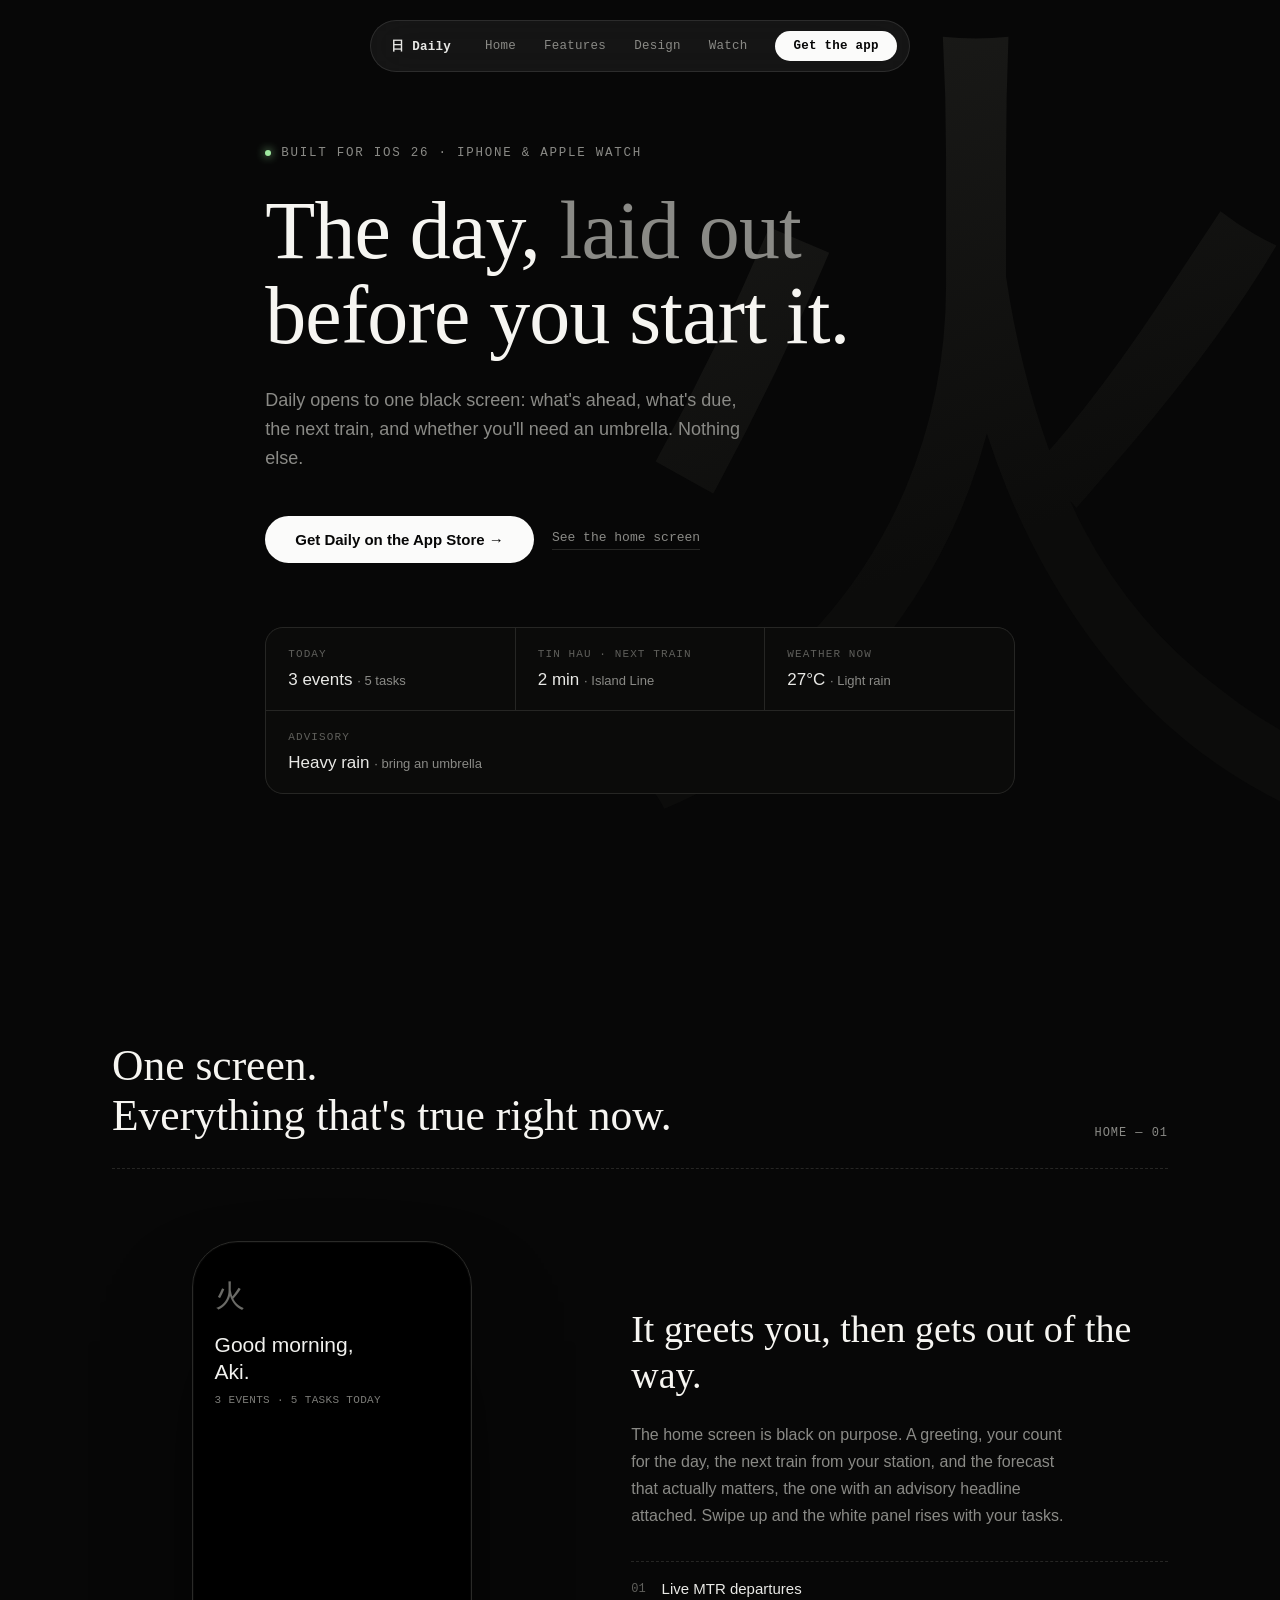
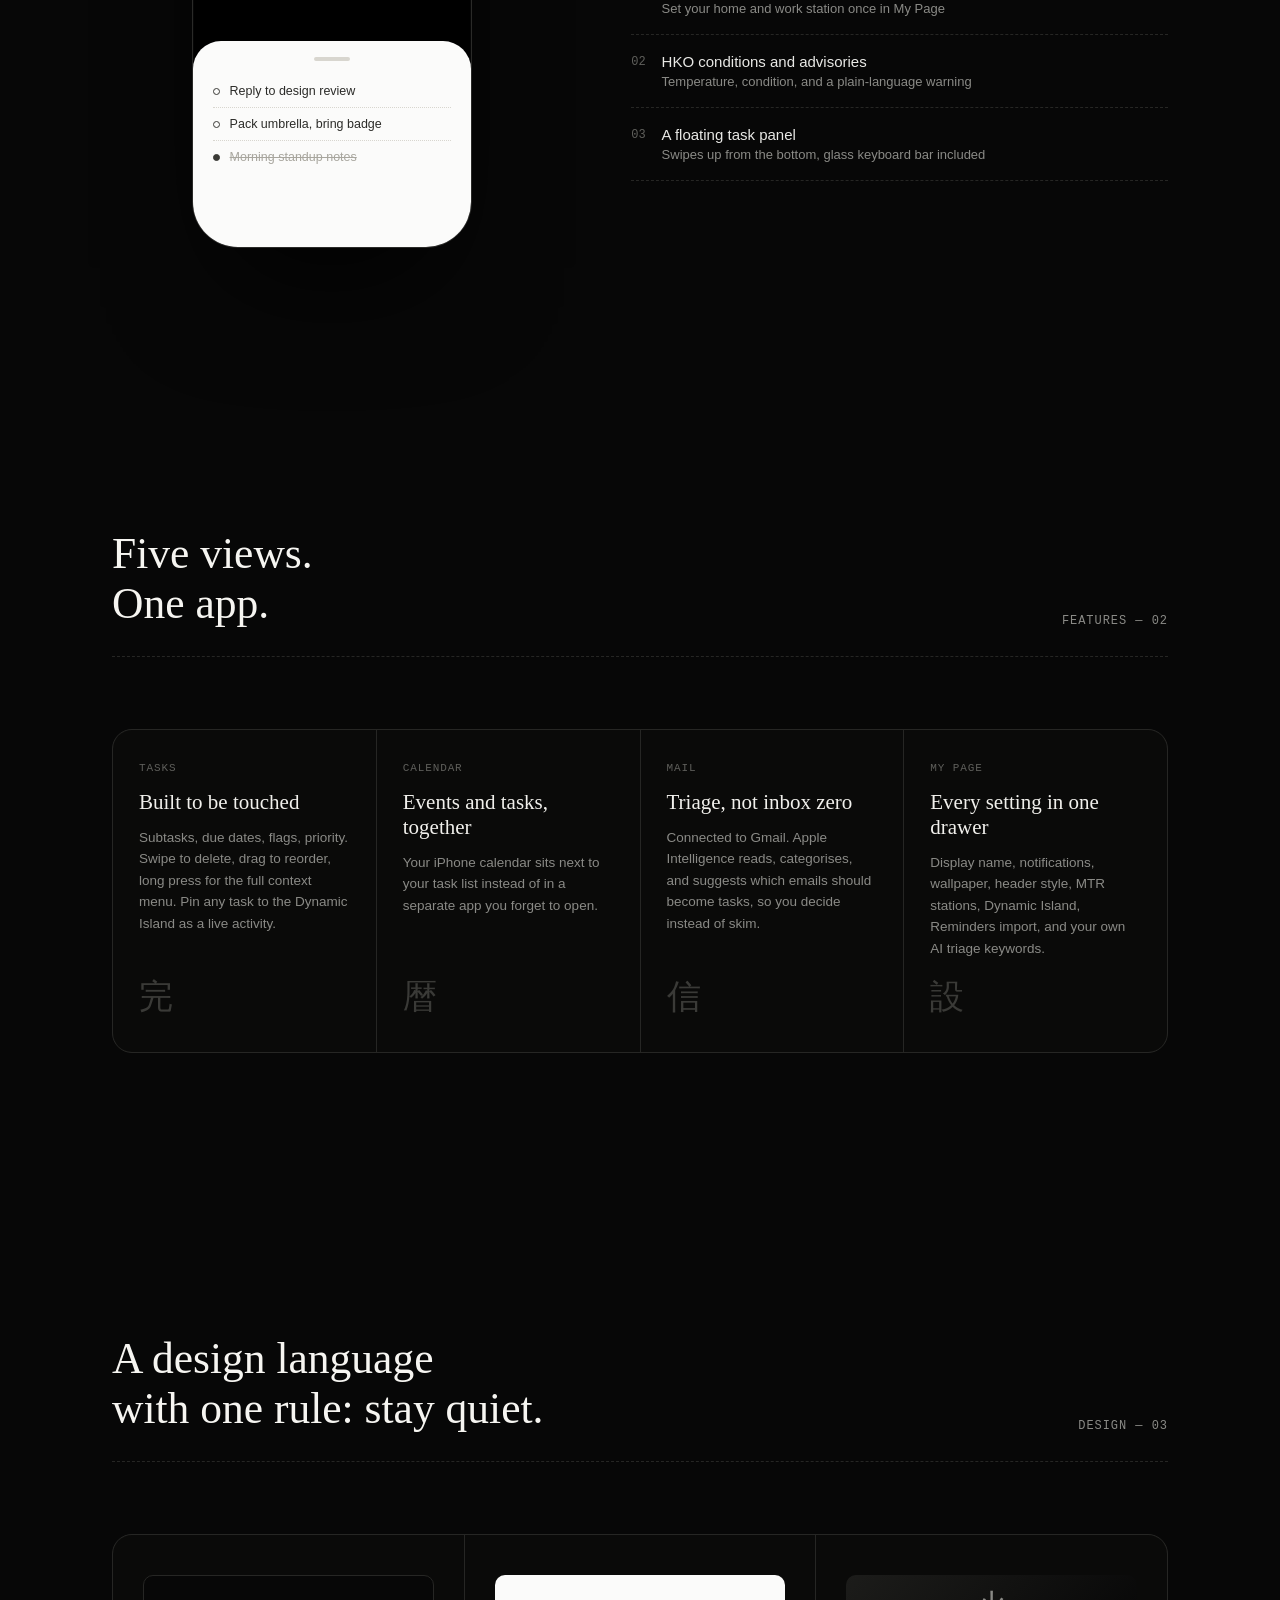
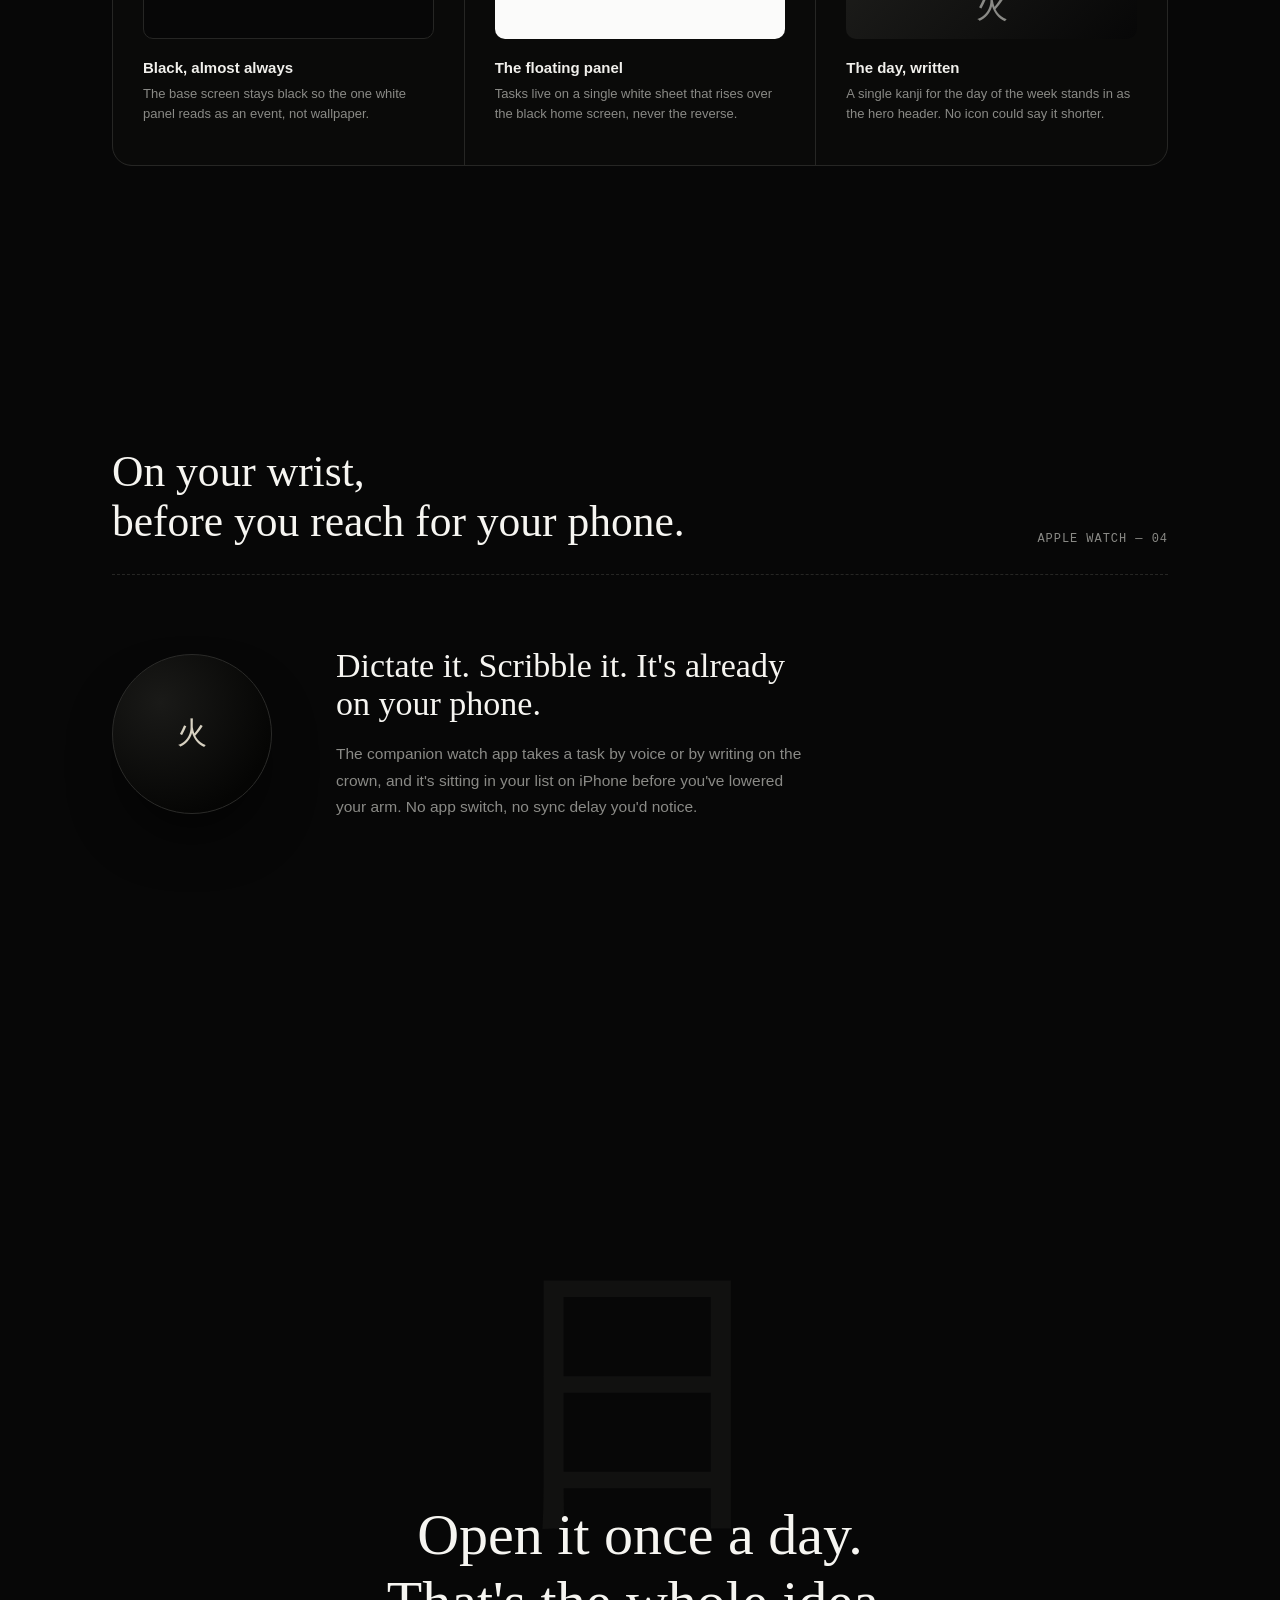
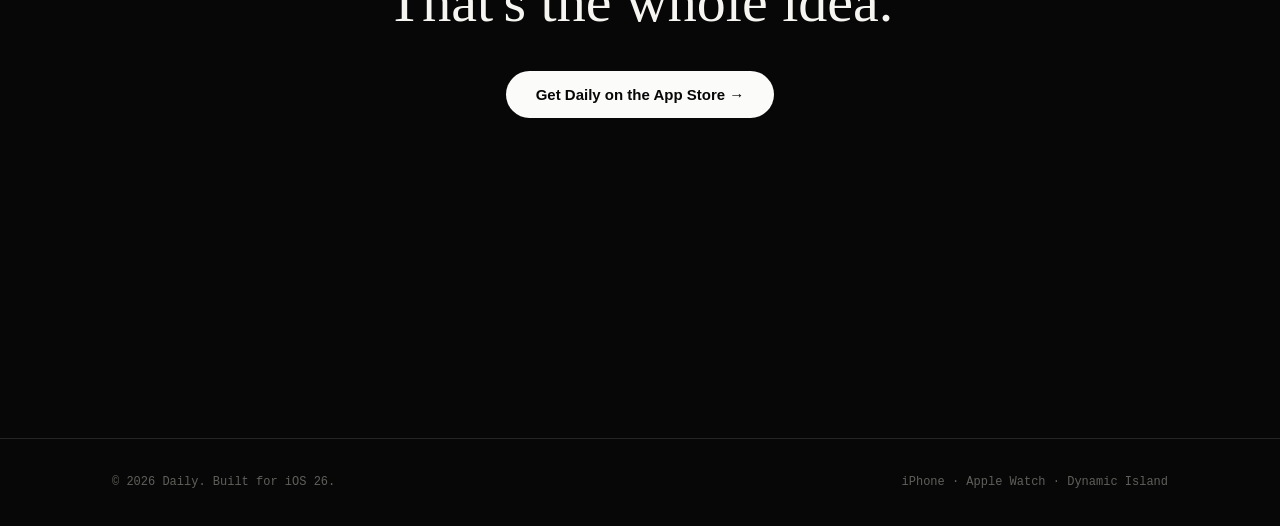
<file: app/index.html>
<!DOCTYPE html>
<html lang="en">
<head>
<meta charset="UTF-8">
<meta name="viewport" content="width=device-width, initial-scale=1.0">
<title>Daily — A quieter way through the day</title>
<style>
  :root{
    --black:#070707;
    --panel:#fbfbfa;
    --panel-dim:#f1f0ed;
    --ink:#e9e9e6;
    --ink-dim:#8a8a86;
    --line:#262624;
    --accent:#d8d2c2;
    --mono: 'IBM Plex Mono', 'SF Mono', monospace;
    --disp: 'Zen Old Mincho', 'Noto Serif JP', serif;
    --body: 'Inter', 'Hiragino Sans', sans-serif;
  }

  *{box-sizing:border-box; margin:0; padding:0;}

  html{scroll-behavior:smooth;}

  body{
    background:var(--black);
    color:var(--ink);
    font-family:var(--body);
    overflow-x:hidden;
    -webkit-font-smoothing:antialiased;
  }

  @media (prefers-reduced-motion: reduce){
    *{animation-duration:0.001ms !important; animation-iteration-count:1 !important; transition-duration:0.001ms !important;}
  }

  a{color:inherit; text-decoration:none;}

  .wrap{max-width:1120px; margin:0 auto; padding:0 32px;}

  /* ---------- NAV ---------- */
  nav{
    position:fixed; top:0; left:0; right:0; z-index:50;
    display:flex; justify-content:center; padding-top:20px;
  }
  .pill{
    display:flex; align-items:center; gap:28px;
    background:rgba(255,255,255,0.06);
    border:1px solid rgba(255,255,255,0.10);
    backdrop-filter:blur(20px);
    -webkit-backdrop-filter:blur(20px);
    border-radius:100px;
    padding:10px 12px 10px 20px;
    font-family:var(--mono);
    font-size:12.5px;
    letter-spacing:0.02em;
    color:var(--ink-dim);
  }
  .pill .brand{color:var(--ink); font-weight:600; margin-right:6px;}
  .pill a:hover{color:var(--ink);}
  .pill .get{
    background:var(--panel); color:var(--black);
    padding:8px 18px; border-radius:100px;
    font-weight:600;
  }

  /* ---------- HERO ---------- */
  header.hero{
    min-height:100vh;
    display:flex; flex-direction:column; justify-content:center;
    position:relative;
    padding-top:120px; padding-bottom:80px;
  }

  .kanji-field{
    position:absolute; inset:0; z-index:0;
    display:flex; align-items:center; justify-content:flex-end;
    overflow:hidden; pointer-events:none;
  }
  .kanji-field span{
    font-family:var(--disp);
    font-size:min(64vw, 920px);
    line-height:1;
    color:transparent;
    background:linear-gradient(160deg, #1c1c1a 0%, #0c0c0b 60%);
    -webkit-background-clip:text; background-clip:text;
    transform:translate(14%, -2%);
    opacity:0;
    animation:riseGlyph 1.6s cubic-bezier(.16,1,.3,1) 0.2s forwards;
  }
  @keyframes riseGlyph{
    from{opacity:0; transform:translate(14%, 6%);}
    to{opacity:1; transform:translate(14%, -2%);}
  }

  .hero-content{position:relative; z-index:1;}

  .eyebrow{
    font-family:var(--mono); font-size:12.5px; letter-spacing:0.14em;
    color:var(--ink-dim); text-transform:uppercase;
    display:flex; align-items:center; gap:10px;
    margin-bottom:28px;
    opacity:0; animation:fadeUp 0.8s ease 0.5s forwards;
  }
  .eyebrow .dot{width:6px; height:6px; border-radius:50%; background:#9fe8a0; box-shadow:0 0 10px #9fe8a0;}

  h1.title{
    font-family:var(--disp);
    font-weight:500;
    font-size:clamp(40px, 6.4vw, 92px);
    line-height:1.04;
    letter-spacing:-0.01em;
    max-width:880px;
    color:#f6f5f1;
    opacity:0; animation:fadeUp 0.9s ease 0.65s forwards;
  }
  h1.title em{
    font-style:normal; color:var(--ink-dim);
  }

  .sub{
    font-size:18px; line-height:1.6; color:var(--ink-dim);
    max-width:480px; margin-top:28px;
    opacity:0; animation:fadeUp 0.9s ease 0.8s forwards;
  }

  .hero-actions{
    display:flex; align-items:center; gap:18px; margin-top:44px;
    opacity:0; animation:fadeUp 0.9s ease 0.95s forwards;
  }
  .btn-primary{
    background:var(--panel); color:var(--black);
    padding:15px 30px; border-radius:100px;
    font-weight:600; font-size:15px;
    display:inline-flex; align-items:center; gap:10px;
    transition:transform 0.25s ease, box-shadow 0.25s ease;
  }
  .btn-primary:hover{transform:translateY(-2px); box-shadow:0 12px 30px rgba(255,255,255,0.08);}
  .btn-ghost{
    font-family:var(--mono); font-size:13px; color:var(--ink-dim);
    border-bottom:1px solid var(--line); padding-bottom:4px;
    transition:color 0.2s ease, border-color 0.2s ease;
  }
  .btn-ghost:hover{color:var(--ink); border-color:var(--ink-dim);}

  @keyframes fadeUp{
    from{opacity:0; transform:translateY(16px);}
    to{opacity:1; transform:translateY(0);}
  }

  /* ---------- STATUS STRIP (signature element) ---------- */
  .status-strip{
    position:relative; z-index:1;
    margin-top:64px;
    display:flex; flex-wrap:wrap; gap:1px;
    background:var(--line);
    border:1px solid var(--line);
    border-radius:18px;
    overflow:hidden;
    opacity:0; animation:fadeUp 0.9s ease 1.1s forwards;
  }
  .status-cell{
    flex:1 1 200px;
    background:#0b0b0a;
    padding:20px 22px;
  }
  .status-cell .label{
    font-family:var(--mono); font-size:11px; letter-spacing:0.1em;
    color:#5f5f5b; text-transform:uppercase; margin-bottom:10px;
  }
  .status-cell .value{
    font-size:17px; color:var(--ink); font-weight:500;
  }
  .status-cell .value small{color:var(--ink-dim); font-weight:400; font-size:13px;}

  /* ---------- SECTION SCAFFOLDING ---------- */
  section{padding:140px 0; position:relative;}
  .section-head{
    display:flex; justify-content:space-between; align-items:flex-end;
    flex-wrap:wrap; gap:24px;
    margin-bottom:72px;
    border-bottom:1px dashed var(--line);
    padding-bottom:28px;
  }
  .section-head h2{
    font-family:var(--disp); font-weight:500;
    font-size:clamp(28px, 3.4vw, 44px);
    color:#f6f5f1;
  }
  .section-head .tag{
    font-family:var(--mono); font-size:12px; color:var(--ink-dim);
    letter-spacing:0.08em; text-transform:uppercase;
  }

  /* ---------- HOME SCREEN SHOWCASE ---------- */
  .showcase{
    display:grid; grid-template-columns:0.9fr 1.1fr; gap:80px; align-items:center;
  }
  .phone{
    position:relative;
    width:280px; aspect-ratio:9/19.5;
    background:#000;
    border-radius:46px;
    border:1px solid #2a2a28;
    margin:0 auto;
    overflow:hidden;
    box-shadow:0 60px 120px -40px rgba(0,0,0,0.9), 0 0 0 1px rgba(255,255,255,0.03) inset;
  }
  .phone-screen{
    position:absolute; inset:0; padding:34px 22px;
    display:flex; flex-direction:column;
  }
  .phone-kanji{
    font-family:var(--disp); font-size:30px; color:#6b6b67;
  }
  .phone-greeting{
    font-size:21px; font-weight:500; color:#f1f1ee; margin-top:14px; line-height:1.3;
  }
  .phone-meta{
    font-family:var(--mono); font-size:11px; color:#7c7c78; margin-top:8px; letter-spacing:0.03em;
  }
  .phone-cards{margin-top:auto; display:flex; flex-direction:column; gap:8px;}
  .phone-card{
    background:rgba(255,255,255,0.05); border:1px solid rgba(255,255,255,0.07);
    border-radius:14px; padding:12px 14px;
    display:flex; justify-content:space-between; align-items:center;
  }
  .phone-card .t{font-size:12px; color:#d9d9d5;}
  .phone-card .v{font-family:var(--mono); font-size:11px; color:#8d8d89;}
  .phone-sheet{
    position:absolute; left:0; right:0; bottom:0; height:34%;
    background:var(--panel);
    border-radius:28px 28px 0 0;
    box-shadow:0 -20px 50px rgba(0,0,0,0.5);
    padding:16px 20px;
  }
  .sheet-handle{width:36px; height:4px; background:#d8d6cf; border-radius:4px; margin:0 auto 14px;}
  .sheet-row{
    display:flex; align-items:center; gap:10px; padding:9px 0;
    border-bottom:1px dotted #d8d6cf;
  }
  .sheet-row:last-child{border-bottom:none;}
  .sheet-dot{width:7px; height:7px; border-radius:50%; border:1.5px solid #3a3a36; flex-shrink:0;}
  .sheet-row.done .sheet-dot{background:#3a3a36;}
  .sheet-row.done .sheet-text{color:#a8a69e; text-decoration:line-through;}
  .sheet-text{font-size:12.5px; color:#2b2b28;}

  .showcase-copy h2{
    font-family:var(--disp); font-weight:500;
    font-size:clamp(26px,3.2vw,38px); color:#f6f5f1; margin-bottom:22px;
    line-height:1.2;
  }
  .showcase-copy p{color:var(--ink-dim); font-size:16px; line-height:1.7; max-width:440px; margin-bottom:20px;}
  .showcase-list{margin-top:32px; display:flex; flex-direction:column; gap:0;}
  .showcase-list .row{
    display:flex; gap:16px; padding:18px 0;
    border-top:1px dashed var(--line);
  }
  .showcase-list .row:last-child{border-bottom:1px dashed var(--line);}
  .showcase-list .row .num{font-family:var(--mono); font-size:12px; color:#5f5f5b; padding-top:2px;}
  .showcase-list .row .rt{font-size:15px; color:var(--ink);}
  .showcase-list .row .rt span{display:block; font-size:13px; color:var(--ink-dim); margin-top:4px;}

  /* ---------- FEATURE GRID ---------- */
  .grid4{
    display:grid; grid-template-columns:repeat(4,1fr); gap:1px;
    background:var(--line); border:1px solid var(--line); border-radius:20px; overflow:hidden;
  }
  .feat{
    background:#0a0a09; padding:32px 26px; min-height:230px;
    display:flex; flex-direction:column;
    transition:background 0.3s ease;
  }
  .feat:hover{background:#0f0f0e;}
  .feat .ftag{font-family:var(--mono); font-size:11px; color:#5f5f5b; letter-spacing:0.08em; text-transform:uppercase;}
  .feat h3{font-family:var(--disp); font-weight:500; font-size:21px; color:#f1f0ec; margin-top:16px;}
  .feat p{font-size:13.5px; color:var(--ink-dim); line-height:1.6; margin-top:12px; flex-grow:1;}
  .feat .glyph{font-family:var(--disp); font-size:34px; color:#3a3a37; margin-top:auto; padding-top:14px;}

  @media (max-width:980px){
    .grid4{grid-template-columns:repeat(2,1fr);}
    .showcase{grid-template-columns:1fr; gap:60px;}
  }
  @media (max-width:640px){
    .grid4{grid-template-columns:1fr;}
    .status-strip{flex-direction:column;}
  }

  /* ---------- DESIGN LANGUAGE STRIP ---------- */
  .design-strip{
    display:grid; grid-template-columns:repeat(3,1fr); gap:1px;
    background:var(--line); border:1px solid var(--line); border-radius:20px; overflow:hidden;
  }
  .dcell{background:#0a0a09; padding:40px 30px;}
  .dcell .swatch{width:100%; height:64px; border-radius:10px; margin-bottom:20px;}
  .dcell h4{font-size:15px; font-weight:600; color:#f1f0ec; margin-bottom:8px;}
  .dcell p{font-size:13px; color:var(--ink-dim); line-height:1.6;}

  @media (max-width:760px){ .design-strip{grid-template-columns:1fr;} }

  /* ---------- WATCH ---------- */
  .watch-row{
    display:flex; align-items:center; gap:64px; flex-wrap:wrap;
  }
  .watch-face{
    width:160px; height:160px; border-radius:50%;
    background:radial-gradient(circle at 30% 30%, #1a1a18, #050504 75%);
    border:1px solid #2a2a28;
    flex-shrink:0;
    display:flex; align-items:center; justify-content:center;
    box-shadow:0 30px 60px -20px rgba(0,0,0,0.8);
  }
  .watch-face span{font-family:var(--disp); font-size:30px; color:#d8d2c2;}
  .watch-copy{max-width:480px;}
  .watch-copy h2{font-family:var(--disp); font-weight:500; font-size:clamp(26px,3vw,34px); color:#f6f5f1; margin-bottom:18px;}
  .watch-copy p{color:var(--ink-dim); font-size:15.5px; line-height:1.7;}

  /* ---------- CTA ---------- */
  .cta{
    text-align:center; padding:160px 0 180px;
  }
  .cta .kanji-bg{
    font-family:var(--disp); font-size:clamp(120px,22vw,320px);
    color:#111110; line-height:1; margin-bottom:-40px;
  }
  .cta h2{
    font-family:var(--disp); font-weight:500; font-size:clamp(32px,5vw,58px);
    color:#f6f5f1; max-width:680px; margin:0 auto 36px; line-height:1.15;
  }
  .cta .btn-primary{margin:0 auto;}

  footer{
    border-top:1px solid var(--line);
    padding:36px 0;
    display:flex; justify-content:space-between; align-items:center;
    font-family:var(--mono); font-size:12px; color:#5f5f5b;
    flex-wrap:wrap; gap:12px;
  }
</style>
</head>
<body>

<nav>
  <div class="pill">
    <span class="brand">日 Daily</span>
    <a href="#showcase">Home</a>
    <a href="#features">Features</a>
    <a href="#design">Design</a>
    <a href="#watch">Watch</a>
    <a href="#cta" class="get">Get the app</a>
  </div>
</nav>

<header class="hero">
  <div class="kanji-field"><span>火</span></div>
  <div class="wrap hero-content">
    <div class="eyebrow"><span class="dot"></span> Built for iOS 26 &middot; iPhone &amp; Apple Watch</div>
    <h1 class="title">The day, <em>laid out</em><br>before you start it.</h1>
    <p class="sub">Daily opens to one black screen: what's ahead, what's due, the next train, and whether you'll need an umbrella. Nothing else.</p>
    <div class="hero-actions">
      <a href="#cta" class="btn-primary">Get Daily on the App Store →</a>
      <a href="#showcase" class="btn-ghost">See the home screen</a>
    </div>

    <div class="status-strip">
      <div class="status-cell">
        <div class="label">Today</div>
        <div class="value">3 events <small>&middot; 5 tasks</small></div>
      </div>
      <div class="status-cell">
        <div class="label">Tin Hau · Next train</div>
        <div class="value">2 min <small>&middot; Island Line</small></div>
      </div>
      <div class="status-cell">
        <div class="label">Weather now</div>
        <div class="value">27°C <small>&middot; Light rain</small></div>
      </div>
      <div class="status-cell">
        <div class="label">Advisory</div>
        <div class="value">Heavy rain <small>&middot; bring an umbrella</small></div>
      </div>
    </div>
  </div>
</header>

<section id="showcase">
  <div class="wrap">
    <div class="section-head">
      <h2>One screen.<br>Everything that's true right now.</h2>
      <div class="tag">Home — 01</div>
    </div>

    <div class="showcase">
      <div class="phone">
        <div class="phone-screen">
          <div class="phone-kanji">火</div>
          <div class="phone-greeting">Good morning,<br>Aki.</div>
          <div class="phone-meta">3 EVENTS · 5 TASKS TODAY</div>
          <div class="phone-cards">
            <div class="phone-card"><span class="t">Tin Hau → next train</span><span class="v">2 min</span></div>
            <div class="phone-card"><span class="t">HKO now</span><span class="v">27° · rain</span></div>
          </div>
        </div>
        <div class="phone-sheet">
          <div class="sheet-handle"></div>
          <div class="sheet-row"><div class="sheet-dot"></div><div class="sheet-text">Reply to design review</div></div>
          <div class="sheet-row"><div class="sheet-dot"></div><div class="sheet-text">Pack umbrella, bring badge</div></div>
          <div class="sheet-row done"><div class="sheet-dot"></div><div class="sheet-text">Morning standup notes</div></div>
        </div>
      </div>

      <div class="showcase-copy">
        <h2>It greets you, then gets out of the way.</h2>
        <p>The home screen is black on purpose. A greeting, your count for the day, the next train from your station, and the forecast that actually matters, the one with an advisory headline attached. Swipe up and the white panel rises with your tasks.</p>
        <div class="showcase-list">
          <div class="row"><div class="num">01</div><div class="rt">Live MTR departures<span>Set your home and work station once in My Page</span></div></div>
          <div class="row"><div class="num">02</div><div class="rt">HKO conditions and advisories<span>Temperature, condition, and a plain-language warning</span></div></div>
          <div class="row"><div class="num">03</div><div class="rt">A floating task panel<span>Swipes up from the bottom, glass keyboard bar included</span></div></div>
        </div>
      </div>
    </div>
  </div>
</section>

<section id="features">
  <div class="wrap">
    <div class="section-head">
      <h2>Five views.<br>One app.</h2>
      <div class="tag">Features — 02</div>
    </div>

    <div class="grid4">
      <div class="feat">
        <div class="ftag">Tasks</div>
        <h3>Built to be touched</h3>
        <p>Subtasks, due dates, flags, priority. Swipe to delete, drag to reorder, long press for the full context menu. Pin any task to the Dynamic Island as a live activity.</p>
        <div class="glyph">完</div>
      </div>
      <div class="feat">
        <div class="ftag">Calendar</div>
        <h3>Events and tasks, together</h3>
        <p>Your iPhone calendar sits next to your task list instead of in a separate app you forget to open.</p>
        <div class="glyph">暦</div>
      </div>
      <div class="feat">
        <div class="ftag">Mail</div>
        <h3>Triage, not inbox zero</h3>
        <p>Connected to Gmail. Apple Intelligence reads, categorises, and suggests which emails should become tasks, so you decide instead of skim.</p>
        <div class="glyph">信</div>
      </div>
      <div class="feat">
        <div class="ftag">My Page</div>
        <h3>Every setting in one drawer</h3>
        <p>Display name, notifications, wallpaper, header style, MTR stations, Dynamic Island, Reminders import, and your own AI triage keywords.</p>
        <div class="glyph">設</div>
      </div>
    </div>
  </div>
</section>

<section id="design">
  <div class="wrap">
    <div class="section-head">
      <h2>A design language<br>with one rule: stay quiet.</h2>
      <div class="tag">Design — 03</div>
    </div>

    <div class="design-strip">
      <div class="dcell">
        <div class="swatch" style="background:#070707; border:1px solid #262624;"></div>
        <h4>Black, almost always</h4>
        <p>The base screen stays black so the one white panel reads as an event, not wallpaper.</p>
      </div>
      <div class="dcell">
        <div class="swatch" style="background:#fbfbfa;"></div>
        <h4>The floating panel</h4>
        <p>Tasks live on a single white sheet that rises over the black home screen, never the reverse.</p>
      </div>
      <div class="dcell">
        <div class="swatch" style="background:linear-gradient(135deg,#1c1c1a,#070707); display:flex; align-items:center; justify-content:center; font-family:'Zen Old Mincho',serif; font-size:32px; color:#8a8a86;">火</div>
        <h4>The day, written</h4>
        <p>A single kanji for the day of the week stands in as the hero header. No icon could say it shorter.</p>
      </div>
    </div>
  </div>
</section>

<section id="watch">
  <div class="wrap">
    <div class="section-head">
      <h2>On your wrist,<br>before you reach for your phone.</h2>
      <div class="tag">Apple Watch — 04</div>
    </div>
    <div class="watch-row">
      <div class="watch-face"><span>火</span></div>
      <div class="watch-copy">
        <h2>Dictate it. Scribble it. It's already on your phone.</h2>
        <p>The companion watch app takes a task by voice or by writing on the crown, and it's sitting in your list on iPhone before you've lowered your arm. No app switch, no sync delay you'd notice.</p>
      </div>
    </div>
  </div>
</section>

<section id="cta">
  <div class="wrap cta">
    <div class="kanji-bg">日</div>
    <h2>Open it once a day.<br>That's the whole idea.</h2>
    <a href="#" class="btn-primary">Get Daily on the App Store →</a>
  </div>
</section>

<footer>
  <div class="wrap" style="display:flex; justify-content:space-between; width:100%; flex-wrap:wrap; gap:12px;">
    <span>© 2026 Daily. Built for iOS 26.</span>
    <span>iPhone · Apple Watch · Dynamic Island</span>
  </div>
</footer>

</body>
</html>
</file>
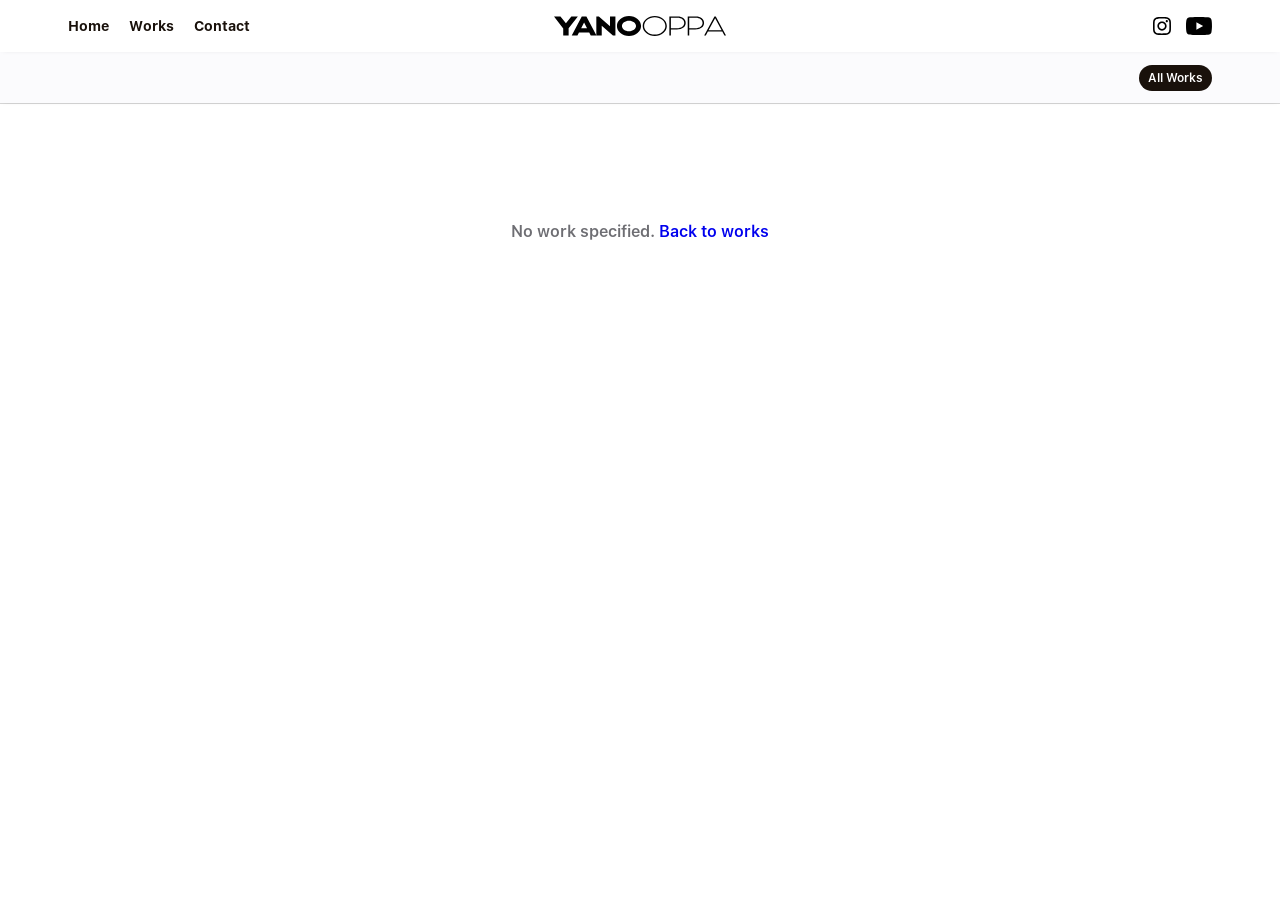
<file: work.html>
<!DOCTYPE html>
<html lang="en">
<head>
<meta charset="UTF-8">
<meta name="viewport" content="width=device-width, initial-scale=1">
<title>Work — Yano Oppa</title>
<meta name="description" content="">
<link href="assets/663b882a603bf82c1a6fc083_favicon.ico" rel="shortcut icon" type="image/x-icon"><link rel="sitemap" type="application/xml" href="/sitemap.xml">
<link href="assets/663b8897102cc221877f1aaf_webclip.png" rel="apple-touch-icon">
<link rel="preload" href="assets/sf-pro-text_medium.woff2" as="font" type="font/woff2" crossorigin="anonymous">
<link href="assets/yanooppa.webflow.shared.f3b53e05a.css" rel="stylesheet">
<script src="data/works-data.js" defer></script>
<style>
  .nav-bar-background-colour { background: #fff; opacity: 1 !important; }
  .container-side-padding.home-header { filter: invert(0%) !important; }
  .nav-bar-left-links  { grid-column: 1; grid-row: 1; align-self: center; }
  .nav-bar-mid-links   { grid-column: 2; grid-row: 1; justify-self: center; align-self: center; }
  .nav-bar-right-links { grid-column: 3; grid-row: 1; justify-self: end; align-self: center; }
  .div-block-37.in-works { align-items: center; }

  /* ── Hide nav-menu hamburger always (handled by mobile-nav section) ── */
  .nav-menu.w-nav-menu { display: none !important; }
  /* ── At mobile, hide left links (shown in bottom mobile-nav instead) ── */
  @media screen and (max-width: 767px) {
    .nav-bar-left-links { display: none !important; }
    .nav-bar-mid-links { justify-content: flex-start; justify-self: start; }
  }

  /* ── Hero image ── */
  .work-hero {
    margin-top: 0;
    width: 100%;
    aspect-ratio: 16/7;
    overflow: hidden;
    background: #111;
  }
  .work-hero img { width: 100%; height: 100%; object-fit: cover; display: block; }

  /* ── Content layout ── */
  .work-content {
    max-width: 1200px;
    margin: 0 auto;
    padding: 64px 5vw 100px;
    display: grid;
    grid-template-columns: 1fr 320px;
    gap: 80px;
  }
  @media (max-width: 900px) {
    .work-content { grid-template-columns: 1fr; gap: 40px; }
    .work-hero { aspect-ratio: 4/3; }
  }

  /* ── Back link ── */
  .back-link {
    display: inline-flex;
    align-items: center;
    gap: 6px;
    font-size: 0.85rem;
    color: #6e6e73;
    text-decoration: none;
    margin-bottom: 40px;
    transition: color 0.2s;
  }
  .back-link:hover { color: #1d1d1f; }
  .back-link svg { width: 16px; height: 16px; }

  /* ── Work title / meta ── */
  .work-title {
    font-size: clamp(2rem, 5vw, 3.5rem);
    font-weight: 700;
    letter-spacing: -0.03em;
    line-height: 1.05;
    margin: 0 0 16px;
  }
  .work-company {
    font-size: 1rem;
    color: #6e6e73;
    margin: 0 0 24px;
  }
  .work-cats {
    display: flex;
    flex-wrap: wrap;
    gap: 8px;
    margin-bottom: 40px;
  }
  .work-cat-tag {
    background: #f2f2f2;
    border-radius: 100px;
    padding: 5px 14px;
    font-size: 0.78rem;
    font-weight: 500;
    color: #1d1d1f;
    text-transform: uppercase;
    letter-spacing: 0.05em;
  }

  /* ── Overview ── */
  .work-overview {
    font-size: 1rem;
    line-height: 1.75;
    color: #3d3d3d;
  }
  .work-overview p { margin: 0 0 20px; }

  /* ── YouTube embed ── */
  .work-video {
    margin-bottom: 48px;
    border-radius: 8px;
    overflow: hidden;
    aspect-ratio: 16/9;
    background: #111;
  }
  .work-video iframe { width: 100%; height: 100%; border: none; display: block; }

  /* ── Sidebar ── */
  .work-sidebar { }
  .sidebar-section { margin-bottom: 40px; }
  .sidebar-label {
    font-size: 0.75rem;
    font-weight: 600;
    text-transform: uppercase;
    letter-spacing: 0.08em;
    color: #6e6e73;
    margin-bottom: 10px;
  }
  .sidebar-value { font-size: 0.95rem; color: #1d1d1f; line-height: 1.5; }

  /* ── Image gallery ── */
  .work-gallery {
    margin-top: 64px;
    padding: 0 5vw 80px;
    max-width: 1200px;
    margin-left: auto;
    margin-right: auto;
  }
  .gallery-grid {
    display: grid;
    grid-template-columns: repeat(auto-fill, minmax(280px, 1fr));
    gap: 16px;
  }
  .gallery-img {
    width: 100%; aspect-ratio: 4/3;
    object-fit: cover;
    border-radius: 4px;
    display: block;
    background: #f2f2f2;
    transition: opacity 0.3s;
  }
  .gallery-img:hover { opacity: 0.9; }

  /* ── Loading / error states ── */
  .loading-msg { padding: 120px 5vw; text-align: center; color: #6e6e73; font-size: 1rem; }
</style>
</head>
<body class="body">

<!-- Navbar -->
<div data-animation="over-left" data-collapse="all" data-duration="400" data-easing="ease" data-easing2="ease" role="banner" class="navbar work w-nav">
  <div class="nav-bar-background-colour"></div>
  <div class="container-side-padding home-header">
    <div class="nav">
      <nav class="nav-menu w-nav-menu">
        <a href="index.html" class="footer-link w-nav-link">Home</a>
      </nav>
      <div class="nav-bar-left-links">
        <a href="index.html" class="footer-link">Home</a>
        <a href="works.html" class="footer-link">Works</a>
        <a href="contact.html" class="footer-link">Contact</a>
      </div>
      <div class="nav-bar-mid-links">
        <a href="index.html" class="brand w-nav-brand" aria-label="home">
          <img src="assets/660d0a017db56d8c1eecb513_YanoOppa Black Logo.svg" loading="eager" height="14" alt="Yano Oppa Logo" width="123" class="nav-bar-brand-logo-image">
        </a>
      </div>
      <div class="nav-bar-right-links">
        <a href="https://www.instagram.com/yanooppa/" target="_blank" class="nav-social w-inline-block">
          <img src="assets/645cd1cac77d1042e272bf40_instagram.svg" loading="eager" height="50" width="50" alt="Instagram" class="social-image">
        </a>
        <a href="https://www.youtube.com/@yanooppa" target="_blank" class="nav-social w-inline-block">
          <img src="assets/645cbbfc2ad9dd74f6f4951c_Asset 1.svg" loading="eager" height="35" width="50" alt="Youtube" class="social-image">
        </a>
      </div>
    </div>
  </div>
</div>

<!-- Secondary in-works navbar: company name + All Works button -->
<div class="navbar in-works w-nav">
  <div class="nav-bar-background-colour in-works"></div>
  <div class="div-block-30 in-works">
    <div class="div-block-37 in-works">
      <a id="works-company-name" href="#top" class="w-inline-block">
        <div id="works-name" class="text-block-6"></div>
      </a>
      <a href="works.html" class="button w-button">All Works</a>
    </div>
  </div>
</div>

<main>
<div id="work-page">
  <div class="loading-msg">Loading…</div>
</div>
</main>

<!-- Works Showcase section -->
<section class="section off-white" id="works-showcase" style="display:none">
  <div class="container-side-padding _150paddingtop blog">
    <div class="container-2">
      <div class="div-block-73">
        <div class="paragraph-2 grey blog">The latest works from Yano Oppa.</div>
        <a href="works.html" class="button-a-like w-button">See All Works</a>
        <h3 class="blog-h3 works">Works Showcase</h3>
      </div>
    </div>
  </div>
</section>

<!-- Footer -->
<section class="section footer" id="page-footer" style="display:none">
  <div class="container-side-padding footer">
    <div class="w-layout-grid grid-4">
      <div>
        <div class="w-layout-grid grid-3">
          <a href="index.html" class="link-block-8 w-inline-block">
            <img src="assets/660d0a05517dca766e8f56fe_YanoOppa White Logo.svg" loading="lazy" width="123" height="14" alt="Yano Oppa Logo" class="footer-logo">
          </a>
          <a href="#" class="footer-page-top-link w-inline-block">
            <div class="div-block-45"></div>
            <div class="works-page-paragraph white vertical">Page Top</div>
          </a>
        </div>
      </div>
      <div class="div-block-43">
        <div class="works-page-paragraph white thin">Innovation begins with a single step.<br>Let's take it together.</div>
        <a href="contact.html" class="link-block-7 w-inline-block">
          <div class="paragraph footer-contact-us">Let's Chat</div>
        </a>
      </div>
      <div class="div-block-47 social">
        <div class="text-block-8 social">Follow Us</div>
        <div class="div-block-46">
          <a href="https://www.tiktok.com/@yanooppa" target="_blank" class="link-block-6 w-inline-block">
            <img src="assets/673c94563bb1240d63ea91e9_TikTok Logo.svg" loading="eager" width="150" height="150" alt="TikTok" class="image-17">
          </a>
          <a href="https://www.instagram.com/yanooppa/" target="_blank" class="link-block-6 w-inline-block">
            <img src="assets/6635029ab44f16314935f9fd_instagram white.svg" loading="eager" width="150" height="150" alt="Instagram" class="image-17">
          </a>
          <a href="https://www.youtube.com/@yanooppa" target="_blank" class="link-block-6 w-inline-block">
            <img src="assets/663521fe7a2dffd908f39328_youtube white.svg" loading="eager" width="150" height="150" alt="YouTube" class="image-17">
          </a>
        </div>
      </div>
      <div class="div-block-47"><a href="contact.html" class="w-inline-block"><div class="text-block-8">Contact Us &nbsp;›</div></a></div>
      <div class="div-block-47"><a href="works.html" class="w-inline-block"><div class="text-block-8">Our Portfolio &nbsp;›</div></a></div>
      <div class="div-block-47 bottom copright"><div class="text-block-8 center">©YanoOppa all rights reserved.</div></div>
      <div class="div-block-76">
        <div class="div-block-77">
          <a href="index.html" class="footer-link white underline">Home</a>
          <a href="works.html" class="footer-link white underline">Works</a>
          <a href="contact.html" class="footer-link white underline">Contact</a>
        </div>
        <a href="#" class="footer-link white copyright">Copyright © 2025 Yano Oppa. All rights reserved.</a>
      </div>
    </div>
  </div>
</section>

<section class="mobile-nav">
  <div class="div-block-13">
    <a href="index.html" class="mobile-nav-link">Home</a>
    <a href="works.html" class="mobile-nav-link">Works</a>
    <a href="contact.html" class="mobile-nav-link">Contact</a>
  </div>
</section>

<script>
(function() {
  var slug = new URLSearchParams(window.location.search).get('slug');
  var container = document.getElementById('work-page');

  if (!slug) {
    container.innerHTML = '<div class="loading-msg">No work specified. <a href="works.html">Back to works</a></div>';
    return;
  }

  function init(works) {
      var w = works.find(function(x){ return x.slug === slug; });
      if (!w) {
        container.innerHTML = '<div class="loading-msg">Work not found. <a href="works.html">Back to works</a></div>';
        return;
      }

      // Update page title and meta description from CMS data
      document.title = w.name + ' — Yano Oppa';
      var metaDesc = document.querySelector('meta[name="description"]');
      if (metaDesc && w.shortDescription) metaDesc.setAttribute('content', w.shortDescription);

      // Hero image
      var heroSrc = w.mainImage || w.thumbnail;
      var heroHTML = heroSrc
        ? '<div class="work-hero"><img src="' + heroSrc + '" alt="' + w.name + '"></div>'
        : '';

      // Categories
      var catsHTML = w.categories.map(function(c){
        return '<span class="work-cat-tag">' + c + '</span>';
      }).join('');

      // YouTube video
      var videoHTML = '';
      if (w.youtubeId) {
        videoHTML = '<div class="work-video"><iframe src="https://www.youtube.com/embed/' + w.youtubeId + '" allowfullscreen allow="autoplay; encrypted-media"></iframe></div>';
      }

      // Overview
      var overviewHTML = w.overview
        ? '<div class="work-overview">' + w.overview + '</div>'
        : '';

      // Sidebar
      var sidebarHTML = [
        '<div class="sidebar-section"><div class="sidebar-label">Client</div><div class="sidebar-value">' + (w.companyName || '—') + '</div></div>',
        w.categories.length ? '<div class="sidebar-section"><div class="sidebar-label">Services</div><div class="sidebar-value">' + w.categories.join('<br>') + '</div></div>' : '',
      ].join('');

      // Gallery (all multiple images)
      var galleryHTML = '';
      if (w.images && w.images.length) {
        galleryHTML = '<div class="work-gallery"><div class="gallery-grid">' +
          w.images.map(function(src){
            return '<img src="' + src + '" alt="" class="gallery-img" loading="lazy">';
          }).join('') +
        '</div></div>';
      }

      container.innerHTML = [
        heroHTML,
        '<div class="work-content">',
          '<div class="work-main">',
            '<a href="works.html" class="back-link">',
              '<svg viewBox="0 0 24 24" fill="none" stroke="currentColor" stroke-width="2"><polyline points="15 18 9 12 15 6"></polyline></svg>',
              'All Works',
            '</a>',
            '<h1 class="work-title">' + w.name + '</h1>',
            '<p class="work-company">' + (w.companyName || '') + '</p>',
            '<div class="work-cats">' + catsHTML + '</div>',
            videoHTML,
            overviewHTML,
          '</div>',
          '<div class="work-sidebar">' + sidebarHTML + '</div>',
        '</div>',
        galleryHTML,
      ].join('');

      document.getElementById('page-footer').style.display = '';
      document.getElementById('works-showcase').style.display = '';
      var worksName = document.getElementById('works-name');
      if (worksName) worksName.textContent = w.companyName || w.name;
  }

  if (window.WORKS_DATA) {
    init(window.WORKS_DATA);
  } else {
    document.querySelector('script[src="data/works-data.js"]').addEventListener('load', function() { init(window.WORKS_DATA); });
  }
})();
</script>
</body>
</html>
</file>
<file: assets/yanooppa.webflow.shared.f3b53e05a.css>
html {
  -webkit-text-size-adjust: 100%;
  -ms-text-size-adjust: 100%;
  font-family: sans-serif;
}

body {
  margin: 0;
}

article, aside, details, figcaption, figure, footer, header, hgroup, main, menu, nav, section, summary {
  display: block;
}

audio, canvas, progress, video {
  vertical-align: baseline;
  display: inline-block;
}

audio:not([controls]) {
  height: 0;
  display: none;
}

[hidden], template {
  display: none;
}

a {
  background-color: #0000;
}

a:active, a:hover {
  outline: 0;
}

abbr[title] {
  border-bottom: 1px dotted;
}

b, strong {
  font-weight: bold;
}

dfn {
  font-style: italic;
}

h1 {
  margin: .67em 0;
  font-size: 2em;
}

mark {
  color: #000;
  background: #ff0;
}

small {
  font-size: 80%;
}

sub, sup {
  vertical-align: baseline;
  font-size: 75%;
  line-height: 0;
  position: relative;
}

sup {
  top: -.5em;
}

sub {
  bottom: -.25em;
}

img {
  border: 0;
}

svg:not(:root) {
  overflow: hidden;
}

hr {
  box-sizing: content-box;
  height: 0;
}

pre {
  overflow: auto;
}

code, kbd, pre, samp {
  font-family: monospace;
  font-size: 1em;
}

button, input, optgroup, select, textarea {
  color: inherit;
  font: inherit;
  margin: 0;
}

button {
  overflow: visible;
}

button, select {
  text-transform: none;
}

button, html input[type="button"], input[type="reset"] {
  -webkit-appearance: button;
  cursor: pointer;
}

button[disabled], html input[disabled] {
  cursor: default;
}

button::-moz-focus-inner, input::-moz-focus-inner {
  border: 0;
  padding: 0;
}

input {
  line-height: normal;
}

input[type="checkbox"], input[type="radio"] {
  box-sizing: border-box;
  padding: 0;
}

input[type="number"]::-webkit-inner-spin-button, input[type="number"]::-webkit-outer-spin-button {
  height: auto;
}

input[type="search"] {
  -webkit-appearance: none;
}

input[type="search"]::-webkit-search-cancel-button, input[type="search"]::-webkit-search-decoration {
  -webkit-appearance: none;
}

legend {
  border: 0;
  padding: 0;
}

textarea {
  overflow: auto;
}

optgroup {
  font-weight: bold;
}

table {
  border-collapse: collapse;
  border-spacing: 0;
}

td, th {
  padding: 0;
}

@font-face {
  font-family: webflow-icons;
  src: url("[data-uri]") format("truetype");
  font-weight: normal;
  font-style: normal;
}

[class^="w-icon-"], [class*=" w-icon-"] {
  speak: none;
  font-variant: normal;
  text-transform: none;
  -webkit-font-smoothing: antialiased;
  -moz-osx-font-smoothing: grayscale;
  font-style: normal;
  font-weight: normal;
  line-height: 1;
  font-family: webflow-icons !important;
}

.w-icon-slider-right:before {
  content: "";
}

.w-icon-slider-left:before {
  content: "";
}

.w-icon-nav-menu:before {
  content: "";
}

.w-icon-arrow-down:before, .w-icon-dropdown-toggle:before {
  content: "";
}

.w-icon-file-upload-remove:before {
  content: "";
}

.w-icon-file-upload-icon:before {
  content: "";
}

* {
  box-sizing: border-box;
}

html {
  height: 100%;
}

body {
  color: #333;
  background-color: #fff;
  min-height: 100%;
  margin: 0;
  font-family: Arial, sans-serif;
  font-size: 14px;
  line-height: 20px;
}

img {
  vertical-align: middle;
  max-width: 100%;
  display: inline-block;
}

html.w-mod-touch * {
  background-attachment: scroll !important;
}

.w-block {
  display: block;
}

.w-inline-block {
  max-width: 100%;
  display: inline-block;
}

.w-clearfix:before, .w-clearfix:after {
  content: " ";
  grid-area: 1 / 1 / 2 / 2;
  display: table;
}

.w-clearfix:after {
  clear: both;
}

.w-hidden {
  display: none;
}

.w-button {
  color: #fff;
  line-height: inherit;
  cursor: pointer;
  background-color: #3898ec;
  border: 0;
  border-radius: 0;
  padding: 9px 15px;
  text-decoration: none;
  display: inline-block;
}

input.w-button {
  -webkit-appearance: button;
}

html[data-w-dynpage] [data-w-cloak] {
  color: #0000 !important;
}

.w-code-block {
  margin: unset;
}

pre.w-code-block code {
  all: inherit;
}

.w-optimization {
  display: contents;
}

.w-webflow-badge, .w-webflow-badge > img {
  box-sizing: unset;
  width: unset;
  height: unset;
  max-height: unset;
  max-width: unset;
  min-height: unset;
  min-width: unset;
  margin: unset;
  padding: unset;
  float: unset;
  clear: unset;
  border: unset;
  border-radius: unset;
  background: unset;
  background-image: unset;
  background-position: unset;
  background-size: unset;
  background-repeat: unset;
  background-origin: unset;
  background-clip: unset;
  background-attachment: unset;
  background-color: unset;
  box-shadow: unset;
  transform: unset;
  direction: unset;
  font-family: unset;
  font-weight: unset;
  color: unset;
  font-size: unset;
  line-height: unset;
  font-style: unset;
  font-variant: unset;
  text-align: unset;
  letter-spacing: unset;
  -webkit-text-decoration: unset;
  text-decoration: unset;
  text-indent: unset;
  text-transform: unset;
  list-style-type: unset;
  text-shadow: unset;
  vertical-align: unset;
  cursor: unset;
  white-space: unset;
  word-break: unset;
  word-spacing: unset;
  word-wrap: unset;
  transition: unset;
}

.w-webflow-badge {
  white-space: nowrap;
  cursor: pointer;
  box-shadow: 0 0 0 1px #0000001a, 0 1px 3px #0000001a;
  visibility: visible !important;
  opacity: 1 !important;
  z-index: 2147483647 !important;
  color: #aaadb0 !important;
  overflow: unset !important;
  background-color: #fff !important;
  border-radius: 3px !important;
  width: auto !important;
  height: auto !important;
  margin: 0 !important;
  padding: 6px !important;
  font-size: 12px !important;
  line-height: 14px !important;
  text-decoration: none !important;
  display: inline-block !important;
  position: fixed !important;
  inset: auto 12px 12px auto !important;
  transform: none !important;
}

.w-webflow-badge > img {
  position: unset;
  visibility: unset !important;
  opacity: 1 !important;
  vertical-align: middle !important;
  display: inline-block !important;
}

h1, h2, h3, h4, h5, h6 {
  margin-bottom: 10px;
  font-weight: bold;
}

h1 {
  margin-top: 20px;
  font-size: 38px;
  line-height: 44px;
}

h2 {
  margin-top: 20px;
  font-size: 32px;
  line-height: 36px;
}

h3 {
  margin-top: 20px;
  font-size: 24px;
  line-height: 30px;
}

h4 {
  margin-top: 10px;
  font-size: 18px;
  line-height: 24px;
}

h5 {
  margin-top: 10px;
  font-size: 14px;
  line-height: 20px;
}

h6 {
  margin-top: 10px;
  font-size: 12px;
  line-height: 18px;
}

p {
  margin-top: 0;
  margin-bottom: 10px;
}

blockquote {
  border-left: 5px solid #e2e2e2;
  margin: 0 0 10px;
  padding: 10px 20px;
  font-size: 18px;
  line-height: 22px;
}

figure {
  margin: 0 0 10px;
}

figcaption {
  text-align: center;
  margin-top: 5px;
}

ul, ol {
  margin-top: 0;
  margin-bottom: 10px;
  padding-left: 40px;
}

.w-list-unstyled {
  padding-left: 0;
  list-style: none;
}

.w-embed:before, .w-embed:after {
  content: " ";
  grid-area: 1 / 1 / 2 / 2;
  display: table;
}

.w-embed:after {
  clear: both;
}

.w-video {
  width: 100%;
  padding: 0;
  position: relative;
}

.w-video iframe, .w-video object, .w-video embed {
  border: none;
  width: 100%;
  height: 100%;
  position: absolute;
  top: 0;
  left: 0;
}

fieldset {
  border: 0;
  margin: 0;
  padding: 0;
}

button, [type="button"], [type="reset"] {
  cursor: pointer;
  -webkit-appearance: button;
  border: 0;
}

.w-form {
  margin: 0 0 15px;
}

.w-form-done {
  text-align: center;
  background-color: #ddd;
  padding: 20px;
  display: none;
}

.w-form-fail {
  background-color: #ffdede;
  margin-top: 10px;
  padding: 10px;
  display: none;
}

label {
  margin-bottom: 5px;
  font-weight: bold;
  display: block;
}

.w-input, .w-select {
  color: #333;
  vertical-align: middle;
  background-color: #fff;
  border: 1px solid #ccc;
  width: 100%;
  height: 38px;
  margin-bottom: 10px;
  padding: 8px 12px;
  font-size: 14px;
  line-height: 1.42857;
  display: block;
}

.w-input::placeholder, .w-select::placeholder {
  color: #999;
}

.w-input:focus, .w-select:focus {
  border-color: #3898ec;
  outline: 0;
}

.w-input[disabled], .w-select[disabled], .w-input[readonly], .w-select[readonly], fieldset[disabled] .w-input, fieldset[disabled] .w-select {
  cursor: not-allowed;
}

.w-input[disabled]:not(.w-input-disabled), .w-select[disabled]:not(.w-input-disabled), .w-input[readonly], .w-select[readonly], fieldset[disabled]:not(.w-input-disabled) .w-input, fieldset[disabled]:not(.w-input-disabled) .w-select {
  background-color: #eee;
}

textarea.w-input, textarea.w-select {
  height: auto;
}

.w-select {
  background-color: #f3f3f3;
}

.w-select[multiple] {
  height: auto;
}

.w-form-label {
  cursor: pointer;
  margin-bottom: 0;
  font-weight: normal;
  display: inline-block;
}

.w-radio {
  margin-bottom: 5px;
  padding-left: 20px;
  display: block;
}

.w-radio:before, .w-radio:after {
  content: " ";
  grid-area: 1 / 1 / 2 / 2;
  display: table;
}

.w-radio:after {
  clear: both;
}

.w-radio-input {
  float: left;
  margin: 3px 0 0 -20px;
  line-height: normal;
}

.w-file-upload {
  margin-bottom: 10px;
  display: block;
}

.w-file-upload-input {
  opacity: 0;
  z-index: -100;
  width: .1px;
  height: .1px;
  position: absolute;
  overflow: hidden;
}

.w-file-upload-default, .w-file-upload-uploading, .w-file-upload-success {
  color: #333;
  display: inline-block;
}

.w-file-upload-error {
  margin-top: 10px;
  display: block;
}

.w-file-upload-default.w-hidden, .w-file-upload-uploading.w-hidden, .w-file-upload-error.w-hidden, .w-file-upload-success.w-hidden {
  display: none;
}

.w-file-upload-uploading-btn {
  cursor: pointer;
  background-color: #fafafa;
  border: 1px solid #ccc;
  margin: 0;
  padding: 8px 12px;
  font-size: 14px;
  font-weight: normal;
  display: flex;
}

.w-file-upload-file {
  background-color: #fafafa;
  border: 1px solid #ccc;
  flex-grow: 1;
  justify-content: space-between;
  margin: 0;
  padding: 8px 9px 8px 11px;
  display: flex;
}

.w-file-upload-file-name {
  font-size: 14px;
  font-weight: normal;
  display: block;
}

.w-file-remove-link {
  cursor: pointer;
  width: auto;
  height: auto;
  margin-top: 3px;
  margin-left: 10px;
  padding: 3px;
  display: block;
}

.w-icon-file-upload-remove {
  margin: auto;
  font-size: 10px;
}

.w-file-upload-error-msg {
  color: #ea384c;
  padding: 2px 0;
  display: inline-block;
}

.w-file-upload-info {
  padding: 0 12px;
  line-height: 38px;
  display: inline-block;
}

.w-file-upload-label {
  cursor: pointer;
  background-color: #fafafa;
  border: 1px solid #ccc;
  margin: 0;
  padding: 8px 12px;
  font-size: 14px;
  font-weight: normal;
  display: inline-block;
}

.w-icon-file-upload-icon, .w-icon-file-upload-uploading {
  width: 20px;
  margin-right: 8px;
  display: inline-block;
}

.w-icon-file-upload-uploading {
  height: 20px;
}

.w-container {
  max-width: 940px;
  margin-left: auto;
  margin-right: auto;
}

.w-container:before, .w-container:after {
  content: " ";
  grid-area: 1 / 1 / 2 / 2;
  display: table;
}

.w-container:after {
  clear: both;
}

.w-container .w-row {
  margin-left: -10px;
  margin-right: -10px;
}

.w-row:before, .w-row:after {
  content: " ";
  grid-area: 1 / 1 / 2 / 2;
  display: table;
}

.w-row:after {
  clear: both;
}

.w-row .w-row {
  margin-left: 0;
  margin-right: 0;
}

.w-col {
  float: left;
  width: 100%;
  min-height: 1px;
  padding-left: 10px;
  padding-right: 10px;
  position: relative;
}

.w-col .w-col {
  padding-left: 0;
  padding-right: 0;
}

.w-col-1 {
  width: 8.33333%;
}

.w-col-2 {
  width: 16.6667%;
}

.w-col-3 {
  width: 25%;
}

.w-col-4 {
  width: 33.3333%;
}

.w-col-5 {
  width: 41.6667%;
}

.w-col-6 {
  width: 50%;
}

.w-col-7 {
  width: 58.3333%;
}

.w-col-8 {
  width: 66.6667%;
}

.w-col-9 {
  width: 75%;
}

.w-col-10 {
  width: 83.3333%;
}

.w-col-11 {
  width: 91.6667%;
}

.w-col-12 {
  width: 100%;
}

.w-hidden-main {
  display: none !important;
}

@media screen and (max-width: 991px) {
  .w-container {
    max-width: 728px;
  }

  .w-hidden-main {
    display: inherit !important;
  }

  .w-hidden-medium {
    display: none !important;
  }

  .w-col-medium-1 {
    width: 8.33333%;
  }

  .w-col-medium-2 {
    width: 16.6667%;
  }

  .w-col-medium-3 {
    width: 25%;
  }

  .w-col-medium-4 {
    width: 33.3333%;
  }

  .w-col-medium-5 {
    width: 41.6667%;
  }

  .w-col-medium-6 {
    width: 50%;
  }

  .w-col-medium-7 {
    width: 58.3333%;
  }

  .w-col-medium-8 {
    width: 66.6667%;
  }

  .w-col-medium-9 {
    width: 75%;
  }

  .w-col-medium-10 {
    width: 83.3333%;
  }

  .w-col-medium-11 {
    width: 91.6667%;
  }

  .w-col-medium-12 {
    width: 100%;
  }

  .w-col-stack {
    width: 100%;
    left: auto;
    right: auto;
  }
}

@media screen and (max-width: 767px) {
  .w-hidden-main, .w-hidden-medium {
    display: inherit !important;
  }

  .w-hidden-small {
    display: none !important;
  }

  .w-row, .w-container .w-row {
    margin-left: 0;
    margin-right: 0;
  }

  .w-col {
    width: 100%;
    left: auto;
    right: auto;
  }

  .w-col-small-1 {
    width: 8.33333%;
  }

  .w-col-small-2 {
    width: 16.6667%;
  }

  .w-col-small-3 {
    width: 25%;
  }

  .w-col-small-4 {
    width: 33.3333%;
  }

  .w-col-small-5 {
    width: 41.6667%;
  }

  .w-col-small-6 {
    width: 50%;
  }

  .w-col-small-7 {
    width: 58.3333%;
  }

  .w-col-small-8 {
    width: 66.6667%;
  }

  .w-col-small-9 {
    width: 75%;
  }

  .w-col-small-10 {
    width: 83.3333%;
  }

  .w-col-small-11 {
    width: 91.6667%;
  }

  .w-col-small-12 {
    width: 100%;
  }
}

@media screen and (max-width: 479px) {
  .w-container {
    max-width: none;
  }

  .w-hidden-main, .w-hidden-medium, .w-hidden-small {
    display: inherit !important;
  }

  .w-hidden-tiny {
    display: none !important;
  }

  .w-col {
    width: 100%;
  }

  .w-col-tiny-1 {
    width: 8.33333%;
  }

  .w-col-tiny-2 {
    width: 16.6667%;
  }

  .w-col-tiny-3 {
    width: 25%;
  }

  .w-col-tiny-4 {
    width: 33.3333%;
  }

  .w-col-tiny-5 {
    width: 41.6667%;
  }

  .w-col-tiny-6 {
    width: 50%;
  }

  .w-col-tiny-7 {
    width: 58.3333%;
  }

  .w-col-tiny-8 {
    width: 66.6667%;
  }

  .w-col-tiny-9 {
    width: 75%;
  }

  .w-col-tiny-10 {
    width: 83.3333%;
  }

  .w-col-tiny-11 {
    width: 91.6667%;
  }

  .w-col-tiny-12 {
    width: 100%;
  }
}

.w-widget {
  position: relative;
}

.w-widget-map {
  width: 100%;
  height: 400px;
}

.w-widget-map label {
  width: auto;
  display: inline;
}

.w-widget-map img {
  max-width: inherit;
}

.w-widget-map .gm-style-iw {
  text-align: center;
}

.w-widget-map .gm-style-iw > button {
  display: none !important;
}

.w-widget-twitter {
  overflow: hidden;
}

.w-widget-twitter-count-shim {
  vertical-align: top;
  text-align: center;
  background: #fff;
  border: 1px solid #758696;
  border-radius: 3px;
  width: 28px;
  height: 20px;
  display: inline-block;
  position: relative;
}

.w-widget-twitter-count-shim * {
  pointer-events: none;
  -webkit-user-select: none;
  user-select: none;
}

.w-widget-twitter-count-shim .w-widget-twitter-count-inner {
  text-align: center;
  color: #999;
  font-family: serif;
  font-size: 15px;
  line-height: 12px;
  position: relative;
}

.w-widget-twitter-count-shim .w-widget-twitter-count-clear {
  display: block;
  position: relative;
}

.w-widget-twitter-count-shim.w--large {
  width: 36px;
  height: 28px;
}

.w-widget-twitter-count-shim.w--large .w-widget-twitter-count-inner {
  font-size: 18px;
  line-height: 18px;
}

.w-widget-twitter-count-shim:not(.w--vertical) {
  margin-left: 5px;
  margin-right: 8px;
}

.w-widget-twitter-count-shim:not(.w--vertical).w--large {
  margin-left: 6px;
}

.w-widget-twitter-count-shim:not(.w--vertical):before, .w-widget-twitter-count-shim:not(.w--vertical):after {
  content: " ";
  pointer-events: none;
  border: solid #0000;
  width: 0;
  height: 0;
  position: absolute;
  top: 50%;
  left: 0;
}

.w-widget-twitter-count-shim:not(.w--vertical):before {
  border-width: 4px;
  border-color: #75869600 #5d6c7b #75869600 #75869600;
  margin-top: -4px;
  margin-left: -9px;
}

.w-widget-twitter-count-shim:not(.w--vertical).w--large:before {
  border-width: 5px;
  margin-top: -5px;
  margin-left: -10px;
}

.w-widget-twitter-count-shim:not(.w--vertical):after {
  border-width: 4px;
  border-color: #fff0 #fff #fff0 #fff0;
  margin-top: -4px;
  margin-left: -8px;
}

.w-widget-twitter-count-shim:not(.w--vertical).w--large:after {
  border-width: 5px;
  margin-top: -5px;
  margin-left: -9px;
}

.w-widget-twitter-count-shim.w--vertical {
  width: 61px;
  height: 33px;
  margin-bottom: 8px;
}

.w-widget-twitter-count-shim.w--vertical:before, .w-widget-twitter-count-shim.w--vertical:after {
  content: " ";
  pointer-events: none;
  border: solid #0000;
  width: 0;
  height: 0;
  position: absolute;
  top: 100%;
  left: 50%;
}

.w-widget-twitter-count-shim.w--vertical:before {
  border-width: 5px;
  border-color: #5d6c7b #75869600 #75869600;
  margin-left: -5px;
}

.w-widget-twitter-count-shim.w--vertical:after {
  border-width: 4px;
  border-color: #fff #fff0 #fff0;
  margin-left: -4px;
}

.w-widget-twitter-count-shim.w--vertical .w-widget-twitter-count-inner {
  font-size: 18px;
  line-height: 22px;
}

.w-widget-twitter-count-shim.w--vertical.w--large {
  width: 76px;
}

.w-background-video {
  color: #fff;
  height: 500px;
  position: relative;
  overflow: hidden;
}

.w-background-video > video {
  object-fit: cover;
  z-index: -100;
  background-position: 50%;
  background-size: cover;
  width: 100%;
  height: 100%;
  margin: auto;
  position: absolute;
  inset: -100%;
}

.w-background-video > video::-webkit-media-controls-start-playback-button {
  -webkit-appearance: none;
  display: none !important;
}

.w-background-video--control {
  background-color: #0000;
  padding: 0;
  position: absolute;
  bottom: 1em;
  right: 1em;
}

.w-background-video--control > [hidden] {
  display: none !important;
}

.w-slider {
  text-align: center;
  clear: both;
  -webkit-tap-highlight-color: #0000;
  tap-highlight-color: #0000;
  background: #ddd;
  height: 300px;
  position: relative;
}

.w-slider-mask {
  z-index: 1;
  white-space: nowrap;
  height: 100%;
  display: block;
  position: relative;
  left: 0;
  right: 0;
  overflow: hidden;
}

.w-slide {
  vertical-align: top;
  white-space: normal;
  text-align: left;
  width: 100%;
  height: 100%;
  display: inline-block;
  position: relative;
}

.w-slider-nav {
  z-index: 2;
  text-align: center;
  -webkit-tap-highlight-color: #0000;
  tap-highlight-color: #0000;
  height: 40px;
  margin: auto;
  padding-top: 10px;
  position: absolute;
  inset: auto 0 0;
}

.w-slider-nav.w-round > div {
  border-radius: 100%;
}

.w-slider-nav.w-num > div {
  font-size: inherit;
  line-height: inherit;
  width: auto;
  height: auto;
  padding: .2em .5em;
}

.w-slider-nav.w-shadow > div {
  box-shadow: 0 0 3px #3336;
}

.w-slider-nav-invert {
  color: #fff;
}

.w-slider-nav-invert > div {
  background-color: #2226;
}

.w-slider-nav-invert > div.w-active {
  background-color: #222;
}

.w-slider-dot {
  cursor: pointer;
  background-color: #fff6;
  width: 1em;
  height: 1em;
  margin: 0 3px .5em;
  transition: background-color .1s, color .1s;
  display: inline-block;
  position: relative;
}

.w-slider-dot.w-active {
  background-color: #fff;
}

.w-slider-dot:focus {
  outline: none;
  box-shadow: 0 0 0 2px #fff;
}

.w-slider-dot:focus.w-active {
  box-shadow: none;
}

.w-slider-arrow-left, .w-slider-arrow-right {
  cursor: pointer;
  color: #fff;
  -webkit-tap-highlight-color: #0000;
  tap-highlight-color: #0000;
  -webkit-user-select: none;
  user-select: none;
  width: 80px;
  margin: auto;
  font-size: 40px;
  position: absolute;
  inset: 0;
  overflow: hidden;
}

.w-slider-arrow-left [class^="w-icon-"], .w-slider-arrow-right [class^="w-icon-"], .w-slider-arrow-left [class*=" w-icon-"], .w-slider-arrow-right [class*=" w-icon-"] {
  position: absolute;
}

.w-slider-arrow-left:focus, .w-slider-arrow-right:focus {
  outline: 0;
}

.w-slider-arrow-left {
  z-index: 3;
  right: auto;
}

.w-slider-arrow-right {
  z-index: 4;
  left: auto;
}

.w-icon-slider-left, .w-icon-slider-right {
  width: 1em;
  height: 1em;
  margin: auto;
  inset: 0;
}

.w-slider-aria-label {
  clip: rect(0 0 0 0);
  border: 0;
  width: 1px;
  height: 1px;
  margin: -1px;
  padding: 0;
  position: absolute;
  overflow: hidden;
}

.w-slider-force-show {
  display: block !important;
}

.w-dropdown {
  text-align: left;
  z-index: 900;
  margin-left: auto;
  margin-right: auto;
  display: inline-block;
  position: relative;
}

.w-dropdown-btn, .w-dropdown-toggle, .w-dropdown-link {
  vertical-align: top;
  color: #222;
  text-align: left;
  white-space: nowrap;
  margin-left: auto;
  margin-right: auto;
  padding: 20px;
  text-decoration: none;
  position: relative;
}

.w-dropdown-toggle {
  -webkit-user-select: none;
  user-select: none;
  cursor: pointer;
  padding-right: 40px;
  display: inline-block;
}

.w-dropdown-toggle:focus {
  outline: 0;
}

.w-icon-dropdown-toggle {
  width: 1em;
  height: 1em;
  margin: auto 20px auto auto;
  position: absolute;
  top: 0;
  bottom: 0;
  right: 0;
}

.w-dropdown-list {
  background: #ddd;
  min-width: 100%;
  display: none;
  position: absolute;
}

.w-dropdown-list.w--open {
  display: block;
}

.w-dropdown-link {
  color: #222;
  padding: 10px 20px;
  display: block;
}

.w-dropdown-link.w--current {
  color: #0082f3;
}

.w-dropdown-link:focus {
  outline: 0;
}

@media screen and (max-width: 767px) {
  .w-nav-brand {
    padding-left: 10px;
  }
}

.w-lightbox-backdrop {
  cursor: auto;
  letter-spacing: normal;
  text-indent: 0;
  text-shadow: none;
  text-transform: none;
  visibility: visible;
  white-space: normal;
  word-break: normal;
  word-spacing: normal;
  word-wrap: normal;
  color: #fff;
  text-align: center;
  z-index: 2000;
  opacity: 0;
  -webkit-user-select: none;
  -moz-user-select: none;
  -webkit-tap-highlight-color: transparent;
  background: #000000e6;
  outline: 0;
  font-family: Helvetica Neue, Helvetica, Ubuntu, Segoe UI, Verdana, sans-serif;
  font-size: 17px;
  font-style: normal;
  font-weight: 300;
  line-height: 1.2;
  list-style: disc;
  position: fixed;
  inset: 0;
  -webkit-transform: translate(0);
}

.w-lightbox-backdrop, .w-lightbox-container {
  -webkit-overflow-scrolling: touch;
  height: 100%;
  overflow: auto;
}

.w-lightbox-content {
  height: 100vh;
  position: relative;
  overflow: hidden;
}

.w-lightbox-view {
  opacity: 0;
  width: 100vw;
  height: 100vh;
  position: absolute;
}

.w-lightbox-view:before {
  content: "";
  height: 100vh;
}

.w-lightbox-group, .w-lightbox-group .w-lightbox-view, .w-lightbox-group .w-lightbox-view:before {
  height: 86vh;
}

.w-lightbox-frame, .w-lightbox-view:before {
  vertical-align: middle;
  display: inline-block;
}

.w-lightbox-figure {
  margin: 0;
  position: relative;
}

.w-lightbox-group .w-lightbox-figure {
  cursor: pointer;
}

.w-lightbox-img {
  width: auto;
  max-width: none;
  height: auto;
}

.w-lightbox-image {
  float: none;
  max-width: 100vw;
  max-height: 100vh;
  display: block;
}

.w-lightbox-group .w-lightbox-image {
  max-height: 86vh;
}

.w-lightbox-caption {
  text-align: left;
  text-overflow: ellipsis;
  white-space: nowrap;
  background: #0006;
  padding: .5em 1em;
  position: absolute;
  bottom: 0;
  left: 0;
  right: 0;
  overflow: hidden;
}

.w-lightbox-embed {
  width: 100%;
  height: 100%;
  position: absolute;
  inset: 0;
}

.w-lightbox-control {
  cursor: pointer;
  background-position: center;
  background-repeat: no-repeat;
  background-size: 24px;
  width: 4em;
  transition: all .3s;
  position: absolute;
  top: 0;
}

.w-lightbox-left {
  background-image: url("[data-uri]");
  display: none;
  bottom: 0;
  left: 0;
}

.w-lightbox-right {
  background-image: url("[data-uri]");
  display: none;
  bottom: 0;
  right: 0;
}

.w-lightbox-close {
  background-image: url("[data-uri]");
  background-size: 18px;
  height: 2.6em;
  right: 0;
}

.w-lightbox-strip {
  white-space: nowrap;
  padding: 0 1vh;
  line-height: 0;
  position: absolute;
  bottom: 0;
  left: 0;
  right: 0;
  overflow: auto hidden;
}

.w-lightbox-item {
  box-sizing: content-box;
  cursor: pointer;
  width: 10vh;
  padding: 2vh 1vh;
  display: inline-block;
  -webkit-transform: translate3d(0, 0, 0);
}

.w-lightbox-active {
  opacity: .3;
}

.w-lightbox-thumbnail {
  background: #222;
  height: 10vh;
  position: relative;
  overflow: hidden;
}

.w-lightbox-thumbnail-image {
  position: absolute;
  top: 0;
  left: 0;
}

.w-lightbox-thumbnail .w-lightbox-tall {
  width: 100%;
  top: 50%;
  transform: translate(0, -50%);
}

.w-lightbox-thumbnail .w-lightbox-wide {
  height: 100%;
  left: 50%;
  transform: translate(-50%);
}

.w-lightbox-spinner {
  box-sizing: border-box;
  border: 5px solid #0006;
  border-radius: 50%;
  width: 40px;
  height: 40px;
  margin-top: -20px;
  margin-left: -20px;
  animation: .8s linear infinite spin;
  position: absolute;
  top: 50%;
  left: 50%;
}

.w-lightbox-spinner:after {
  content: "";
  border: 3px solid #0000;
  border-bottom-color: #fff;
  border-radius: 50%;
  position: absolute;
  inset: -4px;
}

.w-lightbox-hide {
  display: none;
}

.w-lightbox-noscroll {
  overflow: hidden;
}

@media (min-width: 768px) {
  .w-lightbox-content {
    height: 96vh;
    margin-top: 2vh;
  }

  .w-lightbox-view, .w-lightbox-view:before {
    height: 96vh;
  }

  .w-lightbox-group, .w-lightbox-group .w-lightbox-view, .w-lightbox-group .w-lightbox-view:before {
    height: 84vh;
  }

  .w-lightbox-image {
    max-width: 96vw;
    max-height: 96vh;
  }

  .w-lightbox-group .w-lightbox-image {
    max-width: 82.3vw;
    max-height: 84vh;
  }

  .w-lightbox-left, .w-lightbox-right {
    opacity: .5;
    display: block;
  }

  .w-lightbox-close {
    opacity: .8;
  }

  .w-lightbox-control:hover {
    opacity: 1;
  }
}

.w-lightbox-inactive, .w-lightbox-inactive:hover {
  opacity: 0;
}

.w-richtext:before, .w-richtext:after {
  content: " ";
  grid-area: 1 / 1 / 2 / 2;
  display: table;
}

.w-richtext:after {
  clear: both;
}

.w-richtext[contenteditable="true"]:before, .w-richtext[contenteditable="true"]:after {
  white-space: initial;
}

.w-richtext ol, .w-richtext ul {
  overflow: hidden;
}

.w-richtext .w-richtext-figure-selected.w-richtext-figure-type-video div:after, .w-richtext .w-richtext-figure-selected[data-rt-type="video"] div:after, .w-richtext .w-richtext-figure-selected.w-richtext-figure-type-image div, .w-richtext .w-richtext-figure-selected[data-rt-type="image"] div {
  outline: 2px solid #2895f7;
}

.w-richtext figure.w-richtext-figure-type-video > div:after, .w-richtext figure[data-rt-type="video"] > div:after {
  content: "";
  display: none;
  position: absolute;
  inset: 0;
}

.w-richtext figure {
  max-width: 60%;
  position: relative;
}

.w-richtext figure > div:before {
  cursor: default !important;
}

.w-richtext figure img {
  width: 100%;
}

.w-richtext figure figcaption.w-richtext-figcaption-placeholder {
  opacity: .6;
}

.w-richtext figure div {
  color: #0000;
  font-size: 0;
}

.w-richtext figure.w-richtext-figure-type-image, .w-richtext figure[data-rt-type="image"] {
  display: table;
}

.w-richtext figure.w-richtext-figure-type-image > div, .w-richtext figure[data-rt-type="image"] > div {
  display: inline-block;
}

.w-richtext figure.w-richtext-figure-type-image > figcaption, .w-richtext figure[data-rt-type="image"] > figcaption {
  caption-side: bottom;
  display: table-caption;
}

.w-richtext figure.w-richtext-figure-type-video, .w-richtext figure[data-rt-type="video"] {
  width: 60%;
  height: 0;
}

.w-richtext figure.w-richtext-figure-type-video iframe, .w-richtext figure[data-rt-type="video"] iframe {
  width: 100%;
  height: 100%;
  position: absolute;
  top: 0;
  left: 0;
}

.w-richtext figure.w-richtext-figure-type-video > div, .w-richtext figure[data-rt-type="video"] > div {
  width: 100%;
}

.w-richtext figure.w-richtext-align-center {
  clear: both;
  margin-left: auto;
  margin-right: auto;
}

.w-richtext figure.w-richtext-align-center.w-richtext-figure-type-image > div, .w-richtext figure.w-richtext-align-center[data-rt-type="image"] > div {
  max-width: 100%;
}

.w-richtext figure.w-richtext-align-normal {
  clear: both;
}

.w-richtext figure.w-richtext-align-fullwidth {
  text-align: center;
  clear: both;
  width: 100%;
  max-width: 100%;
  margin-left: auto;
  margin-right: auto;
  display: block;
}

.w-richtext figure.w-richtext-align-fullwidth > div {
  padding-bottom: inherit;
  display: inline-block;
}

.w-richtext figure.w-richtext-align-fullwidth > figcaption {
  display: block;
}

.w-richtext figure.w-richtext-align-floatleft {
  float: left;
  clear: none;
  margin-right: 15px;
}

.w-richtext figure.w-richtext-align-floatright {
  float: right;
  clear: none;
  margin-left: 15px;
}

.w-nav {
  z-index: 1000;
  background: #ddd;
  position: relative;
}

.w-nav:before, .w-nav:after {
  content: " ";
  grid-area: 1 / 1 / 2 / 2;
  display: table;
}

.w-nav:after {
  clear: both;
}

.w-nav-brand {
  float: left;
  color: #333;
  text-decoration: none;
  position: relative;
}

.w-nav-link {
  vertical-align: top;
  color: #222;
  text-align: left;
  margin-left: auto;
  margin-right: auto;
  padding: 20px;
  text-decoration: none;
  display: inline-block;
  position: relative;
}

.w-nav-link.w--current {
  color: #0082f3;
}

.w-nav-menu {
  float: right;
  position: relative;
}

[data-nav-menu-open] {
  text-align: center;
  background: #c8c8c8;
  min-width: 200px;
  position: absolute;
  top: 100%;
  left: 0;
  right: 0;
  overflow: visible;
  display: block !important;
}

.w--nav-link-open {
  display: block;
  position: relative;
}

.w-nav-overlay {
  width: 100%;
  display: none;
  position: absolute;
  top: 100%;
  left: 0;
  right: 0;
  overflow: hidden;
}

.w-nav-overlay [data-nav-menu-open] {
  top: 0;
}

.w-nav[data-animation="over-left"] .w-nav-overlay {
  width: auto;
}

.w-nav[data-animation="over-left"] .w-nav-overlay, .w-nav[data-animation="over-left"] [data-nav-menu-open] {
  z-index: 1;
  top: 0;
  right: auto;
}

.w-nav[data-animation="over-right"] .w-nav-overlay {
  width: auto;
}

.w-nav[data-animation="over-right"] .w-nav-overlay, .w-nav[data-animation="over-right"] [data-nav-menu-open] {
  z-index: 1;
  top: 0;
  left: auto;
}

.w-nav-button {
  float: right;
  cursor: pointer;
  -webkit-tap-highlight-color: #0000;
  tap-highlight-color: #0000;
  -webkit-user-select: none;
  user-select: none;
  padding: 18px;
  font-size: 24px;
  display: none;
  position: relative;
}

.w-nav-button:focus {
  outline: 0;
}

.w-nav-button.w--open {
  color: #fff;
  background-color: #c8c8c8;
}

.w-nav[data-collapse="all"] .w-nav-menu {
  display: none;
}

.w-nav[data-collapse="all"] .w-nav-button, .w--nav-dropdown-open, .w--nav-dropdown-toggle-open {
  display: block;
}

.w--nav-dropdown-list-open {
  position: static;
}

@media screen and (max-width: 991px) {
  .w-nav[data-collapse="medium"] .w-nav-menu {
    display: none;
  }

  .w-nav[data-collapse="medium"] .w-nav-button {
    display: block;
  }
}

@media screen and (max-width: 767px) {
  .w-nav[data-collapse="small"] .w-nav-menu {
    display: none;
  }

  .w-nav[data-collapse="small"] .w-nav-button {
    display: block;
  }

  .w-nav-brand {
    padding-left: 10px;
  }
}

@media screen and (max-width: 479px) {
  .w-nav[data-collapse="tiny"] .w-nav-menu {
    display: none;
  }

  .w-nav[data-collapse="tiny"] .w-nav-button {
    display: block;
  }
}

.w-tabs {
  position: relative;
}

.w-tabs:before, .w-tabs:after {
  content: " ";
  grid-area: 1 / 1 / 2 / 2;
  display: table;
}

.w-tabs:after {
  clear: both;
}

.w-tab-menu {
  position: relative;
}

.w-tab-link {
  vertical-align: top;
  text-align: left;
  cursor: pointer;
  color: #222;
  background-color: #ddd;
  padding: 9px 30px;
  text-decoration: none;
  display: inline-block;
  position: relative;
}

.w-tab-link.w--current {
  background-color: #c8c8c8;
}

.w-tab-link:focus {
  outline: 0;
}

.w-tab-content {
  display: block;
  position: relative;
  overflow: hidden;
}

.w-tab-pane {
  display: none;
  position: relative;
}

.w--tab-active {
  display: block;
}

@media screen and (max-width: 479px) {
  .w-tab-link {
    display: block;
  }
}

.w-ix-emptyfix:after {
  content: "";
}

@keyframes spin {
  0% {
    transform: rotate(0);
  }

  100% {
    transform: rotate(360deg);
  }
}

.w-dyn-empty {
  background-color: #ddd;
  padding: 10px;
}

.w-dyn-hide, .w-dyn-bind-empty, .w-condition-invisible {
  display: none !important;
}

.wf-layout-layout {
  display: grid;
}

@font-face {
  font-family: Sf Pro Text;
  src: url("sf-pro-text_regular.woff2") format("woff2");
  font-weight: 400;
  font-style: normal;
  font-display: swap;
}

@font-face {
  font-family: Sf Pro Text;
  src: url("sf-pro-text_semibold.woff2") format("woff2");
  font-weight: 600;
  font-style: normal;
  font-display: swap;
}

@font-face {
  font-family: Sf Pro Text;
  src: url("sf-pro-text_bold.woff2") format("woff2");
  font-weight: 700;
  font-style: normal;
  font-display: swap;
}

@font-face {
  font-family: Sf Pro Text;
  src: url("sf-pro-text_medium.woff2") format("woff2");
  font-weight: 500;
  font-style: normal;
  font-display: swap;
}

@font-face {
  font-family: Aeonik;
  src: url("Aeonik-Bold.woff2") format("woff2");
  font-weight: 700;
  font-style: normal;
  font-display: swap;
}

:root {
  --pure-white: white;
  --almost-black: #19110b;
  --nav-bar-height-mobile: 48px;
  --nav-bar-height-desktop: 52px;
  --off-white: #fafafc;
  --footer-dark-grey: #424245;
  --max-width: 1460px;
  --side-padding: 5.333svw;
  --padding-desktop: 150px;
  --padding-tablet: 120px;
  --padding-mobile: 90px;
  --white-blur: #fbfbfdcc;
  --text-grey: #6e6e73;
  --apple-grey: #86868b;
  --grey: #c2c2c2;
  --t1-red: #e2012d;
  --form-font-color: #86868b;
  --100-blue: #344ff6;
  --nav-bar-height-mobile-in-works: 96px;
  --0-blue: #62b0f9;
  --nav-bar-height-desktop-in-works: 104px;
  --bot-nav-bar: 8.1svh;
}

.w-layout-grid {
  grid-row-gap: 16px;
  grid-column-gap: 16px;
  grid-template-rows: auto auto;
  grid-template-columns: 1fr 1fr;
  grid-auto-columns: 1fr;
  display: grid;
}

.w-backgroundvideo-backgroundvideoplaypausebutton:focus-visible {
  outline-offset: 2px;
  border-radius: 50%;
  outline: 2px solid #3b79c3;
}

body {
  background-color: var(--pure-white);
  color: var(--almost-black);
  font-family: Sf Pro Text, Arial, sans-serif;
  font-size: 14px;
  font-weight: 600;
  line-height: 115%;
}

h1 {
  margin-top: 20px;
  margin-bottom: 10px;
  font-family: Aeonik, Arial, sans-serif;
  font-size: 80px;
  font-weight: 700;
  line-height: 105%;
}

h2 {
  letter-spacing: -.04em;
  margin-top: 20px;
  margin-bottom: 10px;
  font-family: Sf Pro Text, Arial, sans-serif;
  font-size: 40px;
  font-weight: 700;
  line-height: 1.1em;
}

h3 {
  letter-spacing: -.009em;
  margin-top: 20px;
  margin-bottom: 10px;
  font-family: Sf Pro Text, Arial, sans-serif;
  font-size: 24px;
  font-weight: 700;
  line-height: 1.16667em;
}

h4 {
  margin-top: 10px;
  margin-bottom: 10px;
  font-family: Aeonik, Arial, sans-serif;
  font-size: 18px;
  font-weight: 700;
  line-height: 24px;
}

h5 {
  margin-top: 10px;
  margin-bottom: 10px;
  font-family: Aeonik, Arial, sans-serif;
  font-size: 14px;
  font-weight: 700;
  line-height: 20px;
}

h6 {
  margin-top: 10px;
  margin-bottom: 10px;
  font-family: Aeonik, Arial, sans-serif;
  font-size: 12px;
  font-weight: 700;
  line-height: 18px;
}

p {
  letter-spacing: -.012em;
  margin-bottom: 10px;
  font-family: Sf Pro Text, Arial, sans-serif;
  font-size: 19px;
  font-weight: 400;
  line-height: 1.4211em;
}

a {
  font-weight: 600;
  text-decoration: none;
}

ul {
  letter-spacing: -.012em;
  margin-top: 0;
  margin-bottom: 10px;
  padding-left: 20px;
  font-family: Sf Pro Text, Arial, sans-serif;
  font-size: 19px;
  font-weight: 400;
  line-height: 1.4211em;
}

li {
  font-weight: 400;
}

strong {
  font-weight: 700;
}

em {
  font-style: italic;
}

sup {
  font-family: Sf Pro Text, Arial, sans-serif;
  font-weight: 600;
}

sub {
  font-family: Sf Pro Text, Arial, sans-serif;
}

blockquote {
  border-left: 5px solid #e2e2e2;
  margin-bottom: 10px;
  padding: 10px 20px;
  font-size: 18px;
  line-height: 22px;
}

.nav-link {
  letter-spacing: .05rem;
  font-family: Samsungsharpsans;
  font-weight: 500;
}

.body {
  background-color: var(--pure-white);
  padding-bottom: 0;
}

.navbar {
  z-index: 9;
  height: var(--nav-bar-height-desktop);
  background-color: #fff0;
  justify-content: center;
  align-items: center;
  display: flex;
  position: fixed;
  inset: 0% 0% auto;
}

.navbar.in-works {
  z-index: 50;
  height: var(--nav-bar-height-desktop);
  border-bottom: 1px solid #d6d6d6;
  flex-flow: wrap;
  justify-content: center;
  align-items: flex-start;
  display: block;
  position: sticky;
}

.navbar.work {
  z-index: 99;
  background-color: #fff;
  position: relative;
}

.navbar.contact {
  background-color: #fff;
}

.social-grid {
  grid-template-rows: auto;
  grid-template-columns: 1fr 1fr 1fr;
  width: 100%;
}

.section {
  flex-flow: wrap;
  justify-content: center;
  align-items: center;
  display: flex;
  overflow: hidden;
}

.section.footer {
  background-color: var(--almost-black);
  margin-top: 0;
  padding-top: 90px;
  padding-bottom: 90px;
}

.section.in-works {
  flex-flow: wrap;
  margin-bottom: 91px;
  padding-top: 21px;
}

.section.off-white {
  background-color: var(--off-white);
}

.section.blog-grey {
  background-color: #f5f5f7;
}

._3-4 {
  aspect-ratio: 3 / 4;
  width: 100%;
  height: auto;
}

.grid-2 {
  grid-column-gap: 0px;
  grid-row-gap: 0px;
  grid-template-rows: auto;
  grid-template-columns: 1fr;
}

.nav-bar-brand-logo-image {
  width: 171.094px;
  height: 20px;
}

.nav-menu {
  display: block;
}

.social-image {
  width: auto;
  height: 18px;
}

.nav-bar-right-links {
  grid-column-gap: 5px;
  grid-row-gap: 5px;
  grid-template-rows: auto;
  grid-template-columns: max-content max-content;
  grid-auto-columns: 1fr;
  height: 100%;
  display: grid;
}

.nav-social {
  z-index: 99;
  justify-content: center;
  align-items: center;
  padding-top: 10px;
  padding-bottom: 10px;
  padding-left: 10px;
  display: flex;
}

.link-block-2 {
  justify-content: center;
  align-items: center;
  padding-top: 10px;
  padding-bottom: 10px;
  padding-left: 10px;
  display: flex;
}

.grid-3 {
  grid-template-rows: auto;
  grid-template-columns: max-content max-content;
  justify-content: space-between;
}

.container-side-padding {
  max-width: var(--max-width);
  margin-right: var(--side-padding);
  margin-left: var(--side-padding);
  width: 100svw;
}

.container-side-padding.padding-top-and-bot {
  max-width: var(--max-width);
  margin-right: var(--side-padding);
  margin-left: var(--side-padding);
  padding-top: var(--padding-desktop);
  padding-bottom: var(--padding-desktop);
}

.container-side-padding.padding-top-and-bot.contact {
  justify-content: center;
  align-items: center;
  display: flex;
}

.container-side-padding.footer {
  margin-left: 5.333vw;
  margin-right: 5.333vw;
}

.container-side-padding.mobile-padding-removed {
  margin-bottom: 33px;
}

.container-side-padding.home-header {
  filter: invert();
  justify-content: center;
  align-items: center;
  width: 100%;
  height: 100%;
  display: block;
  position: relative;
}

.container-side-padding.home-header.in-works, .container-side-padding.home-header.contact {
  filter: none;
}

.container-side-padding.works-page {
  padding-top: var(--padding-desktop);
  padding-bottom: var(--padding-desktop);
}

.container-side-padding.works-page.works-max-width {
  max-width: 980px;
  padding-top: 134px;
}

.container-side-padding._150paddingboth {
  padding-top: var(--padding-desktop);
  padding-bottom: var(--padding-desktop);
}

.container-side-padding._150paddingtop {
  padding-top: var(--padding-desktop);
}

.container-side-padding._150paddingtop.blog {
  padding-top: 52px;
  padding-bottom: 52px;
}

.grid-4 {
  grid-column-gap: 0px;
  grid-row-gap: 0px;
  grid-template-rows: auto auto auto;
  grid-template-columns: auto;
}

.footer-link {
  color: var(--almost-black);
  letter-spacing: .05px;
  text-transform: none;
  justify-content: center;
  align-items: center;
  height: 100%;
  font-family: Sf Pro Text, Arial, sans-serif;
  font-size: 14px;
  font-weight: 700;
  line-height: 18px;
  display: flex;
}

.footer-link.w--current {
  z-index: 99;
}

.footer-link.white {
  color: var(--pure-white);
}

.footer-link.white.copyright {
  justify-content: flex-start;
  align-items: center;
  width: 100%;
  height: auto;
  font-family: Sf Pro Text, Arial, sans-serif;
  font-size: 10px;
  font-weight: 500;
  line-height: 10px;
  display: block;
}

.footer-link.white.underline {
  justify-content: center;
  align-items: flex-end;
  font-family: Sf Pro Text, Arial, sans-serif;
  font-size: 16px;
  text-decoration: underline;
}

.button-style {
  border: 2px solid var(--pure-white);
  -webkit-backdrop-filter: blur(20px) saturate(180%);
  backdrop-filter: blur(20px) saturate(180%);
  color: var(--pure-white);
  text-align: center;
  background-color: #0003;
  border-radius: 20em;
  justify-content: center;
  align-items: center;
  width: 100%;
  max-width: 240px;
  min-height: 48px;
  padding: 10px 24px;
  font-size: 16px;
  line-height: 100%;
  transition: all .3s cubic-bezier(.39, .575, .565, 1);
  display: flex;
  position: relative;
}

.button-style:hover {
  background-color: var(--pure-white);
  -webkit-backdrop-filter: none;
  backdrop-filter: none;
  color: var(--almost-black);
  border-width: 2px;
}

.div-block-7 {
  grid-column-gap: 24px;
  grid-row-gap: 24px;
  background-image: linear-gradient(to top, #19110b85, #0000);
  flex-wrap: wrap;
  grid-template-rows: auto auto;
  grid-template-columns: 1fr;
  grid-auto-columns: 1fr;
  justify-content: center;
  width: 100%;
  padding: 60px 32px;
  display: flex;
}

.text-block-2 {
  color: var(--pure-white);
  text-align: center;
  letter-spacing: -.08rem;
  text-shadow: 0 1px 20px #0000005e;
  width: 100%;
  font-family: Sf Pro Text, Arial, sans-serif;
  font-size: 30px;
  font-weight: 700;
  line-height: 105%;
}

.social-link {
  border-radius: 28px;
  width: 100%;
  overflow: hidden;
}

.div-block-8 {
  grid-column-gap: 16px;
  grid-row-gap: 16px;
  grid-template-rows: auto;
  grid-template-columns: 1fr;
  grid-auto-columns: 1fr;
  height: 100vh;
  display: grid;
  overflow: hidden;
}

.full-size-image-text {
  grid-column-gap: 16px;
  grid-row-gap: 16px;
  grid-template-rows: auto auto;
  grid-template-columns: 1fr;
  grid-auto-columns: 1fr;
  width: 100%;
  max-width: 490px;
  margin-bottom: 100px;
  display: grid;
}

.paragraph {
  color: var(--pure-white);
  letter-spacing: .011em;
  font-family: Sf Pro Text, Arial, sans-serif;
  font-size: 16px;
  font-weight: 600;
  line-height: 1.7rem;
}

.paragraph.black {
  color: var(--almost-black);
}

.paragraph.black.home {
  text-align: center;
  font-size: 19px;
}

.paragraph.footer-contact-us {
  letter-spacing: -.022em;
  font-size: 25px;
  line-height: 135%;
  text-decoration: underline;
}

.heading-2 {
  color: var(--pure-white);
  margin-bottom: 23px;
  font-family: Aeonik, Arial, sans-serif;
  font-size: 28px;
  font-weight: 700;
  line-height: 2.2rem;
}

.heading-2.black {
  color: var(--almost-black);
  font-weight: 700;
}

.heading-2.black.in-works {
  letter-spacing: -.02em;
  margin-top: 0;
  font-family: Sf Pro Text, Arial, sans-serif;
}

.background-video {
  display: none;
  position: static;
}

.div-block-11 {
  flex-flow: column;
  justify-content: flex-start;
  align-items: center;
  width: 100%;
  height: 100svh;
  padding: 50svh 12svw 0;
  display: inline-flex;
  position: absolute;
  inset: 0%;
}

.home-header-logo {
  width: 100%;
  max-width: 480px;
  height: auto;
  margin-bottom: 30px;
  display: block;
}

.header {
  overflow: hidden;
}

.mobile-nav {
  z-index: 2;
  grid-column-gap: 16px;
  grid-row-gap: 16px;
  background-color: var(--white-blur);
  -webkit-backdrop-filter: saturate(180%) blur(20px);
  backdrop-filter: saturate(180%) blur(20px);
  border-top: 1px solid #cdcece;
  grid-template-rows: auto;
  grid-template-columns: 1fr 1fr 1fr;
  grid-auto-columns: 1fr;
  display: none;
  position: fixed;
  inset: auto 0% 0%;
}

.div-block-13 {
  height: var(--nav-bar-height-mobile);
  grid-column-gap: 0px;
  grid-row-gap: 0px;
  grid-template-rows: auto;
  grid-template-columns: 1fr 1fr 1fr;
  grid-auto-columns: 1fr;
  place-content: stretch center;
  place-items: center;
  width: 100%;
  display: grid;
}

.paragraph-2 {
  color: var(--off-white);
  text-align: center;
  letter-spacing: .228px;
  max-width: 505px;
  font-size: 19px;
  font-weight: 500;
  line-height: 1.5rem;
}

.paragraph-2.grey {
  color: #6e6e73;
  letter-spacing: -.5px;
}

.works-page-paragraph {
  color: var(--almost-black);
  letter-spacing: -.022em;
  font-size: 17px;
  font-weight: 600;
  line-height: 135%;
}

.works-page-paragraph.white {
  color: var(--pure-white);
}

.works-page-paragraph.white.vertical {
  writing-mode: vertical-rl;
  justify-content: center;
  align-items: flex-end;
  display: flex;
}

.works-page-paragraph.white.thin {
  font-size: 31px;
  font-weight: 600;
}

.heading-3 {
  margin-bottom: 32px;
  font-size: 60px;
}

.heading-3.in-works {
  letter-spacing: -.05em;
  font-family: Sf Pro Text, Arial, sans-serif;
}

.in-works-header-image {
  aspect-ratio: auto;
  background-image: url("https://d3e54v103j8qbb.cloudfront.net/img/background-image.svg");
  background-position: 50%;
  background-size: cover;
  background-attachment: scroll;
  width: 100%;
  height: calc(100svh - 52px);
}

.div-block-21 {
  grid-column-gap: 16px;
  grid-row-gap: 16px;
  grid-template-rows: auto;
  grid-template-columns: 1fr 1fr;
  grid-auto-columns: 1fr;
  margin-bottom: 150px;
  display: grid;
}

.play-pause-button {
  border: 1px solid var(--off-white);
  background-color: var(--almost-black);
  border-radius: 100%;
  width: 40px;
  height: 40px;
  inset: auto auto 15px 24px;
}

.image-13, .image-14 {
  width: 20px;
  height: 20px;
}

.heading-4 {
  text-align: center;
  margin-bottom: 30px;
  font-size: 44px;
}

.div-block-26 {
  width: 100%;
  display: block;
  position: absolute;
  inset: auto 0% 0%;
}

.text-block-5 {
  color: var(--off-white);
  text-align: center;
  margin-bottom: 40px;
  font-weight: 500;
}

.div-block-27 {
  padding-right: 60px;
}

.div-block-30 {
  height: var(--nav-bar-height-desktop);
  grid-column-gap: 0px;
  grid-row-gap: 0px;
  background-color: #fff;
  border: 0 solid #e1e1e1;
  border-top-width: 1px;
  grid-template-rows: auto;
  grid-template-columns: 1fr;
  grid-auto-columns: 1fr;
  width: 100svw;
  position: relative;
}

.div-block-30.in-works {
  background-color: #fff0;
  border-top-width: 0;
  justify-content: center;
  align-items: center;
  width: 100%;
  display: flex;
  position: relative;
}

.text-block-6 {
  max-width: var(--max-width);
  color: var(--almost-black);
  letter-spacing: -.03em;
  justify-content: flex-start;
  align-items: center;
  width: auto;
  font-size: 21px;
  font-weight: 700;
  line-height: 115%;
  display: flex;
}

.mobile-nav-link {
  color: #19110b;
  text-align: center;
  text-transform: none;
  justify-content: center;
  align-items: center;
  font-family: Sf Pro Text, Arial, sans-serif;
  font-size: 19px;
  font-weight: 700;
  line-height: 180%;
  display: flex;
}

.mobile-nav-link.w--current {
  color: #19110b;
  border-bottom: 0 solid #000;
}

.nav-bar-background-colour {
  height: var(--nav-bar-height-desktop);
  opacity: 0;
  background-color: #fff;
  position: absolute;
  left: 0;
  right: 0;
  box-shadow: 0 0 6px -3px #0003;
}

.nav-bar-background-colour.in-works {
  height: var(--nav-bar-height-desktop);
  background-color: var(--white-blur);
  opacity: 1;
  -webkit-backdrop-filter: saturate(200%) blur(20px);
  backdrop-filter: saturate(200%) blur(20px);
  width: 100%;
  bottom: 0;
  box-shadow: 0 0 6px -3px #0003;
}

.nav-bar-background-colour.in-works-2 {
  background-color: var(--white-blur);
  box-shadow: none;
  opacity: 1;
  -webkit-backdrop-filter: saturate(180%) blur(20px);
  backdrop-filter: saturate(180%) blur(20px);
  width: auto;
  left: 0;
  right: 0;
}

.in-works-image-gallery-image {
  aspect-ratio: 3 / 2;
  background-image: url("https://d3e54v103j8qbb.cloudfront.net/img/background-image.svg");
  background-position: 50%;
  background-size: cover;
  width: 100%;
  margin-bottom: 0;
  display: none;
}

.header-container {
  justify-content: center;
  align-items: flex-end;
  width: 100svw;
  height: 100svh;
  overflow: hidden;
}

.collection-list-2 {
  grid-column-gap: 33px;
  grid-row-gap: 33px;
  grid-template-rows: auto auto;
  grid-template-columns: 1fr 1fr 1fr;
  grid-auto-columns: 1fr;
  display: grid;
}

.div-block-34 {
  aspect-ratio: 3 / 2;
  background-image: url("https://d3e54v103j8qbb.cloudfront.net/img/background-image.svg");
  background-position: 50%;
  background-size: cover;
}

.heading-5 {
  text-align: center;
  font-size: 80px;
  line-height: 115%;
}

.div-block-37 {
  max-width: var(--max-width);
  margin-right: var(--side-padding);
  margin-left: var(--side-padding);
  grid-column-gap: 0px;
  grid-row-gap: 0px;
  flex-flow: row;
  grid-template-rows: auto;
  grid-template-columns: 1fr 1fr;
  grid-auto-columns: 1fr;
  justify-content: space-around;
  width: auto;
  height: 100%;
  display: grid;
  position: static;
}

.div-block-37.in-works {
  grid-template-columns: 1fr auto;
  width: 100%;
}

.button {
  background-color: var(--almost-black);
  border-radius: 20px;
  padding: 5px 9px;
  font-family: Sf Pro Text, Arial, sans-serif;
  font-size: 12px;
}

.bold-text-2 {
  font-size: 48px;
  font-weight: 700;
}

.mid-heading-size {
  text-align: center;
  font-size: 48px;
  line-height: 3.5rem;
}

.big-heading-size {
  text-align: center;
  font-size: 80px;
  line-height: 5.8rem;
}

.nav {
  grid-column-gap: 0px;
  grid-row-gap: 0px;
  grid-template-rows: auto;
  grid-template-columns: 25% auto 25%;
  grid-auto-columns: 1fr;
  align-content: stretch;
  width: 100%;
  height: 100%;
  display: grid;
}

.nav-bar-left-links {
  grid-column-gap: 20px;
  grid-row-gap: 20px;
  grid-template-rows: auto;
  grid-template-columns: min-content min-content min-content;
  grid-auto-columns: 1fr;
  width: 100%;
  height: 100%;
  display: grid;
}

.paragraph-4 {
  text-align: left;
  letter-spacing: .011em;
  font-size: 15px;
  font-weight: 500;
  line-height: 143%;
}

.paragraph-4.text-grey {
  color: var(--text-grey);
}

.brand {
  padding-left: 10px;
  padding-right: 10px;
}

.brand.w--current, .nav-bar-mid-links {
  justify-content: center;
  align-items: center;
  height: 100%;
  display: flex;
}

.footer-logo {
  width: auto;
  height: 25px;
  margin-bottom: 0;
}

.div-block-43 {
  grid-column-gap: 16px;
  grid-row-gap: 16px;
  grid-template-rows: auto auto;
  grid-template-columns: 1fr;
  grid-auto-columns: 1fr;
  margin-bottom: 56px;
  display: grid;
}

.footer-page-top-link {
  flex-flow: column wrap;
  justify-content: center;
  align-items: center;
  display: flex;
}

.div-block-45 {
  background-color: var(--pure-white);
  flex: 1;
  width: 1px;
  margin-bottom: 18px;
}

.image-17 {
  width: auto;
  height: 18px;
}

.div-block-46 {
  grid-column-gap: 0px;
  grid-row-gap: 0px;
  grid-template-rows: auto;
  grid-template-columns: auto auto auto auto;
  grid-auto-columns: 1fr;
  place-content: center end;
  display: grid;
}

.link-block-6 {
  justify-content: flex-end;
  align-items: center;
  padding-top: 10px;
  padding-left: 10px;
  padding-right: 10px;
  display: flex;
}

.link-block-6.right {
  padding-right: 0;
}

.grid-5 {
  grid-column-gap: 6px;
  grid-row-gap: 6px;
  grid-template-rows: auto auto auto;
  grid-template-columns: 1fr;
  margin-top: 26px;
}

.text-field {
  background-color: var(--pure-white);
  border-radius: 20px;
  font-family: Sf Pro Text, Arial, sans-serif;
  font-size: 16px;
}

.text-field::placeholder {
  color: var(--apple-grey);
}

.submit-button-2 {
  background-color: var(--off-white);
  color: var(--almost-black);
  border-radius: 20px;
  height: 100%;
  font-family: Sf Pro Text, Arial, sans-serif;
  font-weight: 600;
}

.field-label {
  color: var(--pure-white);
  margin-bottom: 15px;
  font-size: 17px;
  font-weight: 600;
  line-height: 1.2rem;
}

.text-block-8 {
  font-family: Sf Pro Text, Arial, sans-serif;
  font-weight: 600;
}

.div-block-47 {
  display: none;
}

.success-message {
  background-color: var(--pure-white);
  border-radius: 30px;
}

.error-message {
  background-color: var(--t1-red);
  border-radius: 20px;
  font-family: Sf Pro Text, Arial, sans-serif;
  font-weight: 600;
}

.text-block-10 {
  color: var(--pure-white);
}

.div-block-48 {
  justify-content: center;
  align-items: center;
  max-width: 490px;
  padding-top: 67px;
  padding-bottom: 67px;
  display: block;
}

.contact-form-text {
  color: var(--almost-black);
  background-color: #fff0;
  border: 1px solid #d2d2d7;
  border-radius: 12px;
  padding: 28px 16px;
  font-family: Sf Pro Text, Arial, sans-serif;
  font-size: 16px;
  font-weight: 400;
}

.contact-form-text::placeholder {
  color: var(--form-font-color);
}

.contact-form-text.message {
  margin-bottom: 30px;
  padding-top: 18px;
  padding-bottom: 18px;
}

.submit-button-3 {
  background-color: var(--100-blue);
  border-radius: 12px;
  width: 100%;
  padding: 18px 31px;
  font-family: Sf Pro Text, Arial, sans-serif;
  font-size: 17px;
  font-weight: 600;
  transition: color .3s cubic-bezier(.39, .575, .565, 1);
}

.submit-button-3:hover {
  color: var(--white-blur);
}

.link-block-8 {
  margin-bottom: 97px;
}

.works-tabs-link {
  border: 2px solid var(--almost-black);
  background-color: var(--pure-white);
  border-radius: 980px;
  flex: none;
  padding: 8px 15px;
  font-family: Sf Pro Text, Arial, sans-serif;
}

.works-tabs-link.w--current {
  background-color: var(--almost-black);
  color: var(--off-white);
}

.works-tabs-link.first.w--current {
  color: var(--pure-white);
}

.tabs-menu {
  z-index: 1;
  max-width: var(--max-width);
  padding-right: var(--side-padding);
  padding-left: var(--side-padding);
  grid-column-gap: 8px;
  grid-row-gap: 8px;
  background-color: #fff0;
  grid-template-rows: auto auto;
  grid-template-columns: 1fr 1fr;
  grid-auto-columns: 1fr;
  justify-content: center;
  align-items: center;
  width: auto;
  margin-bottom: 65px;
  display: flex;
  position: static;
  inset: auto 0 8.1svh;
  overflow-x: scroll;
}

.tabs {
  padding-top: 56px;
}

.tabs-text {
  font-weight: 600;
}

.utility-page-wrap {
  justify-content: center;
  align-items: center;
  width: 100vw;
  max-width: 100%;
  height: 100vh;
  max-height: 100%;
  display: flex;
}

.utility-page-content {
  text-align: center;
  flex-direction: column;
  width: 260px;
  display: flex;
}

.home-header-bg-image {
  background-image: linear-gradient(#0e0e0e6e, #0e0e0e6e), url("66d5728422823690aede351c_Yano Branding.avif");
  background-position: 0 0, 50% 0;
  background-repeat: repeat, no-repeat;
  background-size: auto, cover;
  width: 100%;
  height: 100%;
  overflow: hidden;
}

.utility-page-form {
  flex-direction: column;
  align-items: stretch;
  display: flex;
}

.container-2 {
  justify-content: center;
  align-items: center;
  width: 100%;
}

.div-block-59 {
  max-width: var(--max-width);
  grid-column-gap: 0px;
  grid-row-gap: 0px;
  grid-template-rows: auto;
  grid-template-columns: 1fr 1fr;
  grid-auto-columns: 1fr;
  width: 100%;
  height: 100%;
  display: grid;
}

.div-block-61 {
  grid-column-gap: 29px;
  grid-row-gap: 29px;
  grid-template-rows: auto auto;
  grid-template-columns: 1fr;
  grid-auto-columns: 1fr;
  max-width: 480px;
  display: grid;
}

.paragraph-5 {
  font-size: 21px;
  line-height: 115%;
}

.paragraph-5.white {
  color: var(--pure-white);
}

.paragraph-5.white.big-image {
  font-weight: 600;
}

.paragraph-5.center {
  color: var(--text-grey);
  text-align: center;
  font-weight: 600;
}

.paragraph-5.grey {
  color: var(--text-grey);
  font-weight: 600;
}

.image-19 {
  width: 100%;
  height: auto;
  padding-left: 5%;
}

.image-19.right {
  padding-left: 0%;
  padding-right: 0%;
}

.image-19.right.no-mob {
  padding-right: 7%;
}

.image-19.right.big-phone {
  max-width: 426px;
  padding-left: 14.5%;
}

.mid-heading {
  font-size: 64px;
}

.mid-heading._66 {
  max-width: 66%;
}

.mid-heading._66.centered {
  letter-spacing: -.04em;
  font-weight: 700;
  line-height: 105%;
}

.mid-heading.super-big {
  text-align: center;
  letter-spacing: -.05em;
  font-family: Sf Pro Text, Arial, sans-serif;
  font-size: 80px;
  font-weight: 700;
  line-height: 105%;
}

.mid-heading.super-big.colour {
  color: #708dfa;
}

.sub-heading {
  font-size: 48px;
}

.button-2 {
  background-image: linear-gradient(to bottom, var(--100-blue), var(--100-blue));
  color: var(--pure-white);
  text-align: center;
  border-radius: 999px;
  justify-content: center;
  align-items: center;
  width: auto;
  max-width: 240px;
  min-height: 48px;
  padding: 10px 24px;
  font-size: 16px;
  transition: color .3s cubic-bezier(.39, .575, .565, 1);
  display: flex;
}

.button-2:hover {
  color: var(--white-blur);
}

.div-block-62 {
  justify-content: center;
  align-items: center;
  width: 100%;
  padding-top: 47px;
  padding-bottom: 91px;
  display: flex;
}

.div-block-62.butoon-pad {
  padding-bottom: 0;
}

.centered {
  text-align: center;
}

.works-body {
  padding-bottom: 0;
}

.container {
  justify-content: center;
  align-items: center;
  margin-bottom: 77px;
  display: flex;
}

._66.centered.nop-top-padding.big {
  font-size: 80px;
  line-height: 105%;
}

.form {
  grid-column-gap: 0px;
  grid-row-gap: 0px;
  grid-template-rows: auto auto auto auto;
  grid-template-columns: auto;
  grid-auto-columns: 1fr;
  display: grid;
}

.attention {
  margin-bottom: 55px;
}

.image-22 {
  width: 70%;
  height: auto;
  transform: scale(1);
}

.div-block-68 {
  justify-content: center;
  align-items: center;
  max-width: 100%;
  display: flex;
}

.paragraph-form {
  font-size: 17px;
  font-weight: 400;
  line-height: 130%;
}

.div-block-69 {
  margin-top: 20px;
  margin-bottom: 20px;
}

.caption {
  color: var(--form-font-color);
  font-size: 12px;
  font-weight: 400;
}

.error-message-2 {
  background-color: var(--t1-red);
  border-radius: 12px;
}

.link-underline {
  color: var(--100-blue);
}

.white {
  color: var(--pure-white);
}

.white.big-image.big {
  font-size: 80px;
  line-height: 105%;
}

.div-block-70 {
  max-width: var(--max-width);
  margin-right: var(--side-padding);
  margin-left: var(--side-padding);
  justify-content: flex-start;
  align-items: flex-end;
  width: 100%;
  height: 100%;
  display: flex;
}

.div-block-71 {
  justify-content: center;
  align-items: center;
  width: 100%;
  height: 100%;
  display: flex;
}

.div-block-72 {
  grid-column-gap: 29px;
  grid-row-gap: 29px;
  grid-template-rows: auto;
  grid-template-columns: 1fr;
  grid-auto-columns: 1fr;
  max-width: 980px;
  display: grid;
}

.lightbox-link {
  aspect-ratio: 3 / 2;
  justify-content: center;
  align-items: center;
  width: 100%;
  display: flex;
  overflow: hidden;
}

.image-23 {
  aspect-ratio: 3 / 2;
  object-fit: cover;
  width: 100%;
  height: 100%;
}

.h2-big {
  font-size: 80px;
  line-height: 105%;
}

.visuallyhidden {
  -webkit-clip-path: inset(0 0 99.9% 99.9%);
  clip-path: inset(0 0 99.9% 99.9%);
  clip: rect(1px, 1px, 1px, 1px);
  width: 1px;
  height: 1px;
  font-family: Sf Pro Text, Arial, sans-serif;
  line-height: 0;
  position: absolute;
  overflow: hidden;
}

.div-block-73 {
  grid-column-gap: 15px;
  grid-row-gap: 15px;
  grid-template-rows: auto auto auto;
  grid-template-columns: 1fr;
  grid-auto-columns: 1fr;
  display: grid;
}

.blog-h3 {
  margin-top: 0;
  margin-bottom: 0;
  font-family: Sf Pro Text, Arial, sans-serif;
  font-size: 30px;
  font-weight: 700;
}

.blog-h3.works {
  letter-spacing: -.03em;
}

.button-a-like {
  background-color: var(--almost-black);
  color: var(--pure-white);
  letter-spacing: -.5px;
  border-radius: 30px;
  justify-content: center;
  align-items: center;
  padding: 8px 16px;
  font-weight: 600;
  display: flex;
}

.collection-list-wrapper {
  grid-column-gap: 16px;
  grid-row-gap: 16px;
  grid-template-rows: auto auto;
  grid-template-columns: 1fr 1fr 1fr;
  grid-auto-columns: 1fr;
}

.collection-list-wrapper.blog {
  margin-top: 56px;
}

.collection-item-2 {
  justify-content: center;
  align-items: center;
  width: 100%;
  display: flex;
}

.collection-list-3 {
  grid-column-gap: 36px;
  grid-row-gap: 36px;
  grid-template-rows: auto auto;
  grid-template-columns: 1fr 1fr 1fr;
  grid-auto-columns: 1fr;
  display: grid;
}

.card-works-image {
  aspect-ratio: 16 / 9;
  object-fit: cover;
  width: 100%;
}

.link-block-9 {
  background-color: var(--pure-white);
  border-radius: 16px;
  flex-flow: column;
  height: 100%;
  display: flex;
  position: relative;
  overflow: hidden;
}

.card-works-text-container {
  grid-column-gap: 0px;
  grid-row-gap: 0px;
  flex-flow: column;
  grid-template-rows: auto auto;
  grid-template-columns: 1fr 1fr;
  grid-auto-columns: 1fr;
  justify-content: space-between;
  align-items: flex-start;
  height: 100%;
  padding: 24px;
  display: flex;
  position: relative;
}

.works-card-h2 {
  color: var(--text-grey);
  letter-spacing: -.224px;
  text-transform: uppercase;
  margin-top: 0;
  margin-bottom: 13px;
  font-size: 14px;
  line-height: 105%;
}

.works-card-h2.blog {
  text-transform: none;
}

.blog-card-text {
  color: var(--almost-black);
  margin-bottom: 18px;
  font-size: 19px;
  font-weight: 700;
  line-height: 120%;
}

.card-works-image-container {
  aspect-ratio: 16 / 9;
  border-radius: 16px 16px 0 0;
  flex: none;
  width: 100%;
  position: relative;
  overflow: hidden;
}

.text-block-11 {
  background-color: var(--100-blue);
  color: var(--pure-white);
  text-transform: uppercase;
  border-radius: 16px;
  padding: 2px 6px;
  font-size: 12px;
  overflow: hidden;
}

.card-overlay {
  background-image: linear-gradient(90deg, var(--0-blue), var(--100-blue));
  mix-blend-mode: screen;
  width: 100%;
  height: 100%;
  position: absolute;
  top: 0;
  transform: translate(-101%);
}

.works-paragraph {
  text-align: center;
  max-width: 460px;
  margin-top: 22px;
  font-size: 24px;
  line-height: 115%;
}

.our-works-container {
  grid-column-gap: 0px;
  grid-row-gap: 0px;
  flex-flow: wrap;
  grid-template-rows: auto auto;
  grid-template-columns: 1fr;
  grid-auto-columns: 1fr;
  justify-content: center;
  align-items: center;
  display: grid;
}

.works-page-h2 {
  margin-top: 0;
  margin-bottom: 0;
  font-size: 80px;
}

.blog-section {
  color: #1d1d1f;
  padding-top: 52px;
  padding-bottom: 70px;
}

.blog-pagebody {
  width: 980px;
  margin-left: auto;
  margin-right: auto;
}

.blog-container {
  width: 653px;
  margin: 52px auto 40px;
}

.blog-container._0-padding {
  margin-top: 0;
  margin-bottom: 0;
}

.blog-h1 {
  aspect-ratio: auto;
  color: #19110b;
  letter-spacing: -.144px;
  font-family: Sf Pro Text, Arial, sans-serif;
  font-size: 48px;
  line-height: 1.08349em;
}

.blog-image {
  aspect-ratio: 2;
  object-fit: fill;
  background-image: url("https://d3e54v103j8qbb.cloudfront.net/img/background-image.svg");
  background-position: 50%;
  background-size: cover;
  border-radius: 10px;
  width: 100%;
  margin-bottom: 54px;
}

.blog-date {
  color: var(--text-grey);
  letter-spacing: -.016em;
  text-transform: uppercase;
  line-height: 1.28577em;
}

.blog-date.top-padding {
  margin-top: 4px;
}

.blog-sub-heading {
  color: #1d1d1f;
  letter-spacing: -.02em;
  margin-top: 20px;
  font-size: 24px;
  font-weight: 500;
  line-height: 1.16667em;
}

.apple-scroll-box {
  width: 100%;
}

.next-btn {
  background-color: #e7e7ec;
  border-radius: 20px;
  justify-content: center;
  align-items: center;
  width: 36px;
  height: 36px;
  margin-left: 20px;
  display: flex;
}

.prev-btn {
  background-color: #e7e7ec;
  border-radius: 20px;
  justify-content: center;
  align-items: center;
  width: 36px;
  height: 36px;
  display: flex;
}

.div-block-75 {
  justify-content: flex-end;
  align-items: center;
  margin-top: 50px;
  display: flex;
}

.code-embed.next-code, .prev-code {
  width: 36px;
  height: 36px;
}

.div-block-76 {
  grid-column-gap: 23px;
  grid-row-gap: 23px;
  flex-flow: wrap;
  justify-content: flex-start;
  align-items: flex-end;
  display: flex;
}

.div-block-77 {
  grid-column-gap: 22px;
  grid-row-gap: 22px;
  justify-content: flex-start;
  align-items: center;
  width: 100%;
  display: flex;
}

.image-24 {
  object-fit: cover;
  width: 100%;
  height: 100%;
}

.div-block-78 {
  background-image: linear-gradient(#0000004a, #0000004a);
  width: 100%;
  height: 100%;
}

@media screen and (max-width: 991px) {
  h1 {
    font-size: 64px;
  }

  h2 {
    font-size: 32px;
    line-height: 1.125em;
  }

  h3 {
    letter-spacing: -.011em;
    font-size: 21px;
    line-height: 1.19048em;
  }

  p {
    letter-spacing: -.022em;
    font-size: 17px;
    line-height: 1.47059em;
  }

  a {
    color: var(--almost-black);
  }

  li {
    letter-spacing: -.022em;
    font-size: 17px;
  }

  .social-grid {
    grid-column-gap: 0px;
    grid-row-gap: 0px;
    grid-template-columns: auto auto auto;
    width: auto;
  }

  .nav-menu {
    z-index: -999;
    margin-top: 70px;
  }

  .menu-button {
    z-index: 1;
  }

  .social-image {
    height: 16px;
  }

  .container-side-padding.padding-top-and-bot {
    padding-top: 120px;
  }

  .container-side-padding.padding-top-and-bot.contact {
    padding-bottom: var(--padding-tablet);
  }

  .container-side-padding.home-header {
    filter: invert();
  }

  .container-side-padding.works-page {
    padding-top: var(--padding-tablet);
    padding-bottom: var(--padding-tablet);
  }

  .container-side-padding.works-page.works-max-width {
    padding-top: 114px;
  }

  .container-side-padding._150paddingboth {
    padding-top: var(--padding-tablet);
    padding-bottom: var(--padding-tablet);
  }

  .container-side-padding._150paddingtop {
    padding-top: var(--padding-tablet);
  }

  .social-link {
    width: 40svw;
  }

  .social-link.start {
    margin-left: var(--side-padding);
    scroll-snap-align: center;
    scroll-snap-stop: always;
  }

  .social-link.end {
    margin-right: var(--side-padding);
    scroll-snap-align: center;
    scroll-snap-stop: always;
  }

  .social-link.mid {
    scroll-snap-align: center;
    scroll-snap-stop: always;
    margin-left: 20px;
    margin-right: 20px;
  }

  .div-block-8 {
    grid-template-rows: auto auto;
    height: 100%;
  }

  .full-size-image-text {
    margin-bottom: 0;
  }

  .paragraph {
    color: #86868b;
    font-size: 19px;
  }

  .paragraph.footer-contact-us {
    color: var(--off-white);
  }

  .heading-2 {
    color: #000;
  }

  .mobile-nav {
    z-index: 9;
  }

  .div-block-13 {
    grid-auto-columns: 1fr;
  }

  .in-works-header-image {
    aspect-ratio: 2;
  }

  .div-block-21 {
    grid-template-rows: auto;
    grid-template-columns: 1fr 1fr;
  }

  .div-block-22 {
    margin-top: 0;
  }

  .div-block-27 {
    padding-right: 0;
  }

  .nav-bar-background-colour.in-works {
    box-shadow: none;
  }

  .paragraph-4 {
    color: var(--almost-black);
  }

  .tabs {
    padding-top: 38px;
  }

  .paragraph-5 {
    font-size: 19px;
  }

  .paragraph-5.white.big-image {
    color: var(--text-grey);
  }

  .mid-heading {
    font-size: 40px;
  }

  .mid-heading._66.centered, .mid-heading.super-big {
    font-size: 64px;
  }

  .sub-heading {
    font-size: 32px;
  }

  ._66.centered.nop-top-padding.big {
    font-size: 64px;
  }

  .white.big-image {
    color: var(--almost-black);
  }

  .white.big-image.big {
    font-size: 64px;
  }

  .div-block-72 {
    grid-column-gap: 16px;
    grid-row-gap: 16px;
    grid-template-rows: auto;
    grid-template-columns: 1fr;
    grid-auto-columns: 1fr;
  }

  .h2-big {
    font-size: 64px;
  }

  .collection-list-3 {
    grid-column-gap: 24px;
    grid-row-gap: 24px;
    grid-template-columns: 1fr 1fr;
  }

  .works-card-h2 {
    letter-spacing: -.12px;
    margin-bottom: 12px;
    font-size: 12px;
  }

  .works-paragraph {
    max-width: 360px;
    margin-top: 18px;
    font-size: 19px;
  }

  .works-page-h2 {
    font-size: 64px;
  }

  .blog-pagebody {
    width: 692px;
  }

  .blog-container {
    width: 576px;
  }

  .blog-h1 {
    color: var(--almost-black);
    letter-spacing: 0;
    font-size: 40px;
    line-height: 1.1em;
  }

  .blog-date.top-padding {
    text-transform: none;
  }

  .blog-sub-heading {
    color: var(--almost-black);
    letter-spacing: -.0115em;
    font-size: 21px;
    line-height: 1.19048em;
  }

  .apple-scroll-box {
    scroll-snap-type-x: mandatory;
    scroll-snap-type: x mandatory;
    scrollbar-width: none;
    width: 100svw;
    overflow-x: scroll;
  }

  .div-block-75 {
    margin-right: var(--side-padding);
    margin-left: var(--side-padding);
  }

  .image-24 {
    height: 60vh;
  }
}

@media screen and (max-width: 767px) {
  h1 {
    font-size: 48px;
  }

  h2 {
    font-size: 28px;
    line-height: 1.14286em;
  }

  .body, .body.in-works {
    padding-bottom: var(--nav-bar-height-mobile);
  }

  .navbar {
    height: var(--nav-bar-height-mobile);
    opacity: 1;
    position: fixed;
  }

  .navbar.in-works {
    height: var(--nav-bar-height-mobile);
    display: block;
  }

  .section.footer {
    padding-top: 32px;
    padding-bottom: 0;
  }

  .section.in-works {
    margin-bottom: 33px;
    padding-top: 23px;
  }

  .nav-bar-brand-logo-image {
    width: 145.422px;
    height: 17px;
  }

  .social-image {
    height: 20px;
  }

  .grid-3 {
    border-bottom: 1px solid var(--footer-dark-grey);
    grid-template-columns: max-content;
    justify-content: center;
  }

  .container-side-padding.padding-top-and-bot {
    padding-top: 90px;
  }

  .container-side-padding.padding-top-and-bot.contact {
    padding-top: 67px;
    padding-bottom: var(--padding-mobile);
  }

  .container-side-padding.footer, .container-side-padding.mobile-padding-removed {
    margin-left: 0;
    margin-right: 0;
  }

  .container-side-padding.mobile-padding-removed.no-bot-padding {
    margin-bottom: 0;
  }

  .container-side-padding.home-header {
    filter: invert();
  }

  .container-side-padding.works-page {
    padding-top: var(--nav-bar-height-mobile);
    padding-bottom: var(--padding-mobile);
    margin-left: 0;
    margin-right: 0;
  }

  .container-side-padding.works-page.works-max-width {
    margin-right: var(--side-padding);
    margin-left: var(--side-padding);
    padding-top: 108px;
    padding-bottom: 36px;
  }

  .container-side-padding._150paddingboth {
    padding-top: var(--padding-mobile);
    padding-bottom: var(--padding-mobile);
  }

  .container-side-padding._150paddingtop {
    padding-top: var(--padding-mobile);
  }

  .container-side-padding._150paddingtop.blog {
    padding-top: 48px;
    padding-bottom: 48px;
  }

  .div-block-6 {
    display: none;
  }

  .grid-4 {
    grid-template-rows: auto auto;
    grid-template-columns: auto;
  }

  .footer-link {
    font-size: 12px;
  }

  .social-link {
    scroll-snap-align: center;
    scroll-snap-stop: always;
    width: 83.5svw;
    margin-left: 0;
  }

  .full-size-image-text {
    grid-column-gap: 15px;
    grid-row-gap: 15px;
    grid-template-rows: auto auto;
    grid-template-columns: 1fr;
    grid-auto-columns: 1fr;
    max-width: none;
    display: grid;
  }

  .paragraph {
    color: #86868b;
    font-size: 17px;
  }

  .paragraph.black.home {
    letter-spacing: -.022em;
    font-size: 17px;
  }

  .heading-2 {
    font-size: 24px;
  }

  .heading-2.black.in-works {
    font-family: Sf Pro Text, Arial, sans-serif;
    font-size: 21px;
    font-weight: 700;
    line-height: 115%;
  }

  .mobile-nav {
    margin-right: var(--side-padding);
    margin-left: var(--side-padding);
    -webkit-backdrop-filter: saturate(200%) blur(20px);
    backdrop-filter: saturate(200%) blur(20px);
    background-color: #fbfbfd99;
    border-radius: 200px;
    display: block;
    bottom: 5px;
    overflow: hidden;
    box-shadow: 2px 1px 4px 1px #0000001a;
  }

  .mobile-nav.works-page {
    box-shadow: none;
  }

  .paragraph-2 {
    max-width: 370px;
    font-size: 18px;
  }

  .paragraph-2.grey.blog {
    font-size: 17px;
  }

  .works-page-paragraph {
    margin-right: var(--side-padding);
    margin-bottom: 18px;
    margin-left: var(--side-padding);
  }

  .heading-3 {
    color: var(--almost-black);
    margin-bottom: 26px;
    font-size: 17px;
  }

  .heading-3.in-works {
    letter-spacing: -.03em;
    margin-top: 0;
  }

  .in-works-header-image {
    aspect-ratio: 1;
    height: auto;
  }

  .div-block-21 {
    grid-template-rows: auto auto;
    grid-template-columns: 1fr;
    margin-bottom: 33px;
  }

  .div-block-22 {
    margin-top: 54px;
  }

  .heading-4 {
    font-size: 24px;
    line-height: 2rem;
  }

  .div-block-27, .in-works-title-area {
    padding-right: var(--side-padding);
    padding-left: var(--side-padding);
  }

  .div-block-30 {
    height: var(--nav-bar-height-mobile);
    grid-auto-columns: 1fr;
  }

  .text-block-6 {
    font-size: 20px;
  }

  .mobile-nav-link {
    letter-spacing: -.03em;
    font-size: 17px;
  }

  .nav-bar-background-colour {
    height: var(--nav-bar-height-mobile);
    opacity: 0;
  }

  .nav-bar-background-colour.in-works {
    height: var(--nav-bar-height-mobile);
    box-shadow: none;
  }

  .in-works-image-gallery-image {
    aspect-ratio: 2;
    margin-bottom: 33px;
  }

  .collection-list-2 {
    grid-template-rows: auto;
    grid-template-columns: 1fr;
  }

  .heading-5 {
    font-size: 48px;
  }

  .button {
    font-size: 10px;
  }

  .bold-text-2 {
    font-size: 32px;
  }

  .mid-heading-size {
    font-size: 32px;
    line-height: 2rem;
  }

  .big-heading-size {
    font-size: 64px;
    line-height: 4.5rem;
  }

  .nav {
    grid-template-columns: auto auto;
  }

  .nav-bar-left-links {
    display: none;
  }

  .paragraph-4 {
    letter-spacing: -.022em;
    font-size: 17px;
    line-height: 1.3rem;
  }

  .brand {
    justify-content: center;
    align-items: center;
    padding-left: 0;
  }

  .brand.w--current {
    justify-content: flex-start;
    align-items: center;
  }

  .footer-logo {
    margin-bottom: 0;
  }

  .div-block-43, .footer-page-top-link {
    display: none;
  }

  .div-block-46 {
    grid-column-gap: 5px;
    grid-row-gap: 5px;
    grid-template-rows: 100%;
    grid-template-columns: auto auto;
    display: flex;
  }

  .link-block-6 {
    padding-left: 10px;
    padding-right: 0;
  }

  .form-block {
    display: none;
  }

  .text-block-8 {
    color: var(--off-white);
  }

  .text-block-8.center {
    text-align: center;
    font-size: 12px;
  }

  .text-block-8.social {
    padding-top: 20px;
    padding-bottom: 20px;
  }

  .div-block-47 {
    margin-right: var(--side-padding);
    margin-left: var(--side-padding);
    grid-column-gap: 16px;
    grid-row-gap: 16px;
    border-top: 1px solid var(--footer-dark-grey);
    grid-template-rows: auto;
    grid-template-columns: max-content 1fr;
    grid-auto-columns: 1fr;
    padding-top: 20px;
    padding-bottom: 20px;
    display: grid;
  }

  .div-block-47.bottom {
    border-bottom: 1px solid var(--grey);
  }

  .div-block-47.bottom.copright {
    padding: 32px var(--side-padding);
    border-bottom-width: 0;
    grid-template-columns: max-content;
    justify-content: center;
    margin-left: 0;
    margin-right: 0;
  }

  .div-block-47.social {
    margin-right: var(--side-padding);
    border-top-width: 0;
    padding-top: 0;
    padding-bottom: 0;
  }

  .div-block-48 {
    width: 100%;
    max-width: none;
    padding-top: 30px;
    padding-bottom: 30px;
  }

  .form-block-3 {
    width: 100%;
  }

  .link-block-8 {
    margin-bottom: 32px;
  }

  .works-tabs-link {
    color: #76767c;
    letter-spacing: -.04em;
    background-color: #fff0;
    border-width: 0;
    border-radius: 0;
    font-family: Sf Pro Text, Arial, sans-serif;
    font-weight: 700;
  }

  .works-tabs-link.w--current {
    color: var(--almost-black);
    background-color: #fff0;
  }

  .works-tabs-link.first {
    padding-left: 0;
  }

  .works-tabs-link.first.w--current {
    color: var(--almost-black);
  }

  .works-tabs-link.last {
    padding-right: 0;
  }

  .tabs-menu {
    height: var(--nav-bar-height-mobile);
    border-top: 1px solid var(--grey);
    border-bottom: 0px solid var(--grey);
    background-color: var(--white-blur);
    -webkit-backdrop-filter: saturate(180%) blur(20px);
    backdrop-filter: saturate(180%) blur(20px);
    justify-content: flex-start;
    align-items: center;
    margin-bottom: 0;
    display: none;
    position: fixed;
    bottom: 48px;
  }

  .tabs {
    width: 100%;
    padding-top: 0;
  }

  .tabs-text {
    font-weight: 700;
  }

  .home-header-bg-image {
    background-image: linear-gradient(#0e0e0e6e, #0e0e0e6e), url("67de8c13c8f20e3b8369158c_Yano Branding Mobile.avif");
  }

  .container-2 {
    height: auto;
  }

  .div-block-59 {
    grid-column-gap: 44px;
    grid-row-gap: 44px;
    -webkit-text-stroke-color: var(--almost-black);
    grid-template-rows: auto auto;
    grid-template-columns: 1fr;
  }

  .div-block-59.big-phone {
    grid-column-gap: 44px;
    grid-row-gap: 44px;
  }

  .div-block-61 {
    grid-column-gap: 15px;
    grid-row-gap: 15px;
    max-width: 300px;
  }

  .paragraph-5 {
    font-size: 17px;
  }

  .paragraph-5.white.big-image, .paragraph-5.center {
    letter-spacing: -.228px;
    -webkit-text-stroke-color: var(--text-grey);
    font-size: 19px;
  }

  .paragraph-5.grey {
    letter-spacing: -.228px;
    -webkit-text-stroke-color: var(--pure-white);
    font-size: 19px;
  }

  .image-19 {
    max-width: 337px;
  }

  .image-19.right.no-mob {
    padding-right: 0%;
  }

  .image-19.right.big-phone {
    max-width: 300px;
    padding-left: 0%;
  }

  .mid-heading {
    font-size: 32px;
  }

  .mid-heading._66.centered {
    font-size: 40px;
  }

  .mid-heading.super-big {
    font-size: 42px;
  }

  .sub-heading {
    font-size: 28px;
  }

  .div-block-62 {
    padding-top: 16px;
  }

  .div-block-62.butoon-pad {
    padding-top: 43px;
  }

  .works-body {
    padding-bottom: var(--nav-bar-height-mobile-in-works);
  }

  .container {
    margin-bottom: 33px;
  }

  ._66.centered.nop-top-padding.big {
    font-size: 48px;
  }

  .attention {
    margin-bottom: 21px;
  }

  .attention.bot {
    margin-bottom: 0;
  }

  .image-22 {
    width: 85%;
    transform: none;
  }

  .white.big-image.big {
    font-size: 48px;
  }

  .lightbox-link {
    justify-content: center;
    align-items: center;
    display: flex;
  }

  .h2-big {
    font-size: 48px;
  }

  .collection-list-3 {
    grid-template-columns: 1fr;
  }

  .tabs-content {
    width: 100%;
    padding-top: 50px;
  }

  .works-paragraph {
    max-width: 330px;
    margin-top: 14px;
    font-size: 17px;
  }

  .works-page-h2 {
    font-size: 48px;
  }

  .tab-pane-tab-1, .tab-pane-tab-2 {
    width: 100%;
  }

  .blog-pagebody {
    width: auto;
    max-width: 414px;
  }

  .blog-container {
    width: 100%;
  }

  .rich-text-block {
    width: 87.5%;
    margin-left: auto;
    margin-right: auto;
  }

  .blog-h1 {
    letter-spacing: -.004em;
    font-size: 32px;
    line-height: 1.125em;
  }

  .div-block-74 {
    width: 87.5%;
    margin-left: auto;
    margin-right: auto;
  }

  .apple-scroll-box {
    width: 100svw;
  }

  .div-block-75 {
    margin-top: 40px;
  }

  .div-block-76 {
    display: none;
  }

  .image-24 {
    aspect-ratio: 4 / 5;
    height: auto;
  }
}

@media screen and (max-width: 479px) {
  h1 {
    font-size: 40px;
  }

  .container-side-padding._150paddingtop.blog {
    padding-top: 44px;
    padding-bottom: 44px;
  }

  .div-block-7 {
    grid-column-gap: 16px;
    grid-row-gap: 16px;
    grid-template-rows: auto auto;
    grid-template-columns: 1fr;
    grid-auto-columns: 1fr;
  }

  .text-block-2 {
    font-size: 20px;
  }

  .full-size-image-text {
    width: auto;
  }

  .paragraph {
    overflow-wrap: break-word;
  }

  .paragraph.black.home {
    line-height: 1.3rem;
  }

  .background-video {
    width: 100svw;
  }

  .mobile-nav {
    -webkit-backdrop-filter: saturate(180%) blur(20px);
    backdrop-filter: saturate(180%) blur(20px);
  }

  .paragraph-2 {
    font-size: 18px;
  }

  .in-works-header-image {
    background-size: cover;
  }

  .div-block-22 {
    margin-top: 55px;
  }

  .mobile-nav-link.w--current {
    border-bottom-width: 0;
    border-bottom-color: var(--almost-black);
  }

  .nav-bar-background-colour.in-works {
    -webkit-backdrop-filter: blur(20px) saturate(180%);
    backdrop-filter: blur(20px) saturate(180%);
  }

  .heading-5 {
    font-size: 40px;
  }

  .bold-text-2 {
    font-size: 24px;
  }

  .mid-heading-size {
    font-size: 24px;
    line-height: 1.95rem;
  }

  .big-heading-size {
    text-align: center;
    font-size: 40px;
    line-height: 2.9rem;
  }

  .div-block-59 {
    grid-auto-flow: row;
  }

  .image-19.right.big-phone {
    max-width: 250px;
  }

  .mid-heading._66.centered {
    font-size: 40px;
  }

  .mid-heading._66.centered.contact {
    max-width: 100%;
  }

  .container {
    margin-bottom: 29px;
  }

  ._66.centered.nop-top-padding {
    margin-top: 0;
  }

  ._66.centered.nop-top-padding.big, .white.big-image.big, .h2-big {
    font-size: 40px;
  }

  .blog-h3 {
    text-align: center;
  }

  .works-paragraph {
    max-width: 330px;
  }

  .div-block-74 {
    width: 87.5%;
    margin-left: auto;
    margin-right: auto;
  }
}

#w-node-_6d48d2a2-f8a1-f95b-877b-098f0442cffd-4e9c7832 {
  grid-area: 1 / 1 / 2 / 2;
}

#w-node-_6d48d2a2-f8a1-f95b-877b-098f0442cfff-4e9c7832 {
  grid-area: 1 / 3 / 2 / 4;
}

#w-node-_6d48d2a2-f8a1-f95b-877b-098f0442d002-4e9c7832, #Home.w-node-_6d48d2a2-f8a1-f95b-877b-098f0442d003-4e9c7832 {
  grid-area: 1 / 2 / 2 / 3;
  place-self: center;
}

#w-node-_6d48d2a2-f8a1-f95b-877b-098f0442d005-4e9c7832 {
  grid-area: 1 / 3 / 2 / 4;
  place-self: center end;
}

#Instagram.w-node-_6d48d2a2-f8a1-f95b-877b-098f0442d006-4e9c7832 {
  grid-area: span 1 / span 1 / span 1 / span 1;
}

#IG-Logo-Nav.w-node-_6d48d2a2-f8a1-f95b-877b-098f0442d007-4e9c7832 {
  justify-self: center;
}

#Youtube.w-node-_6d48d2a2-f8a1-f95b-877b-098f0442d008-4e9c7832 {
  grid-area: span 1 / span 1 / span 1 / span 1;
}

#Youtube-Logo-Nav.w-node-_6d48d2a2-f8a1-f95b-877b-098f0442d009-4e9c7832 {
  justify-self: center;
}

#w-node-_6d48d2a2-f8a1-f95b-877b-098f0442d00a-4e9c7832 {
  grid-area: 1 / 1 / 2 / 2;
  place-self: center;
}

#Home-Footer.w-node-_6d48d2a2-f8a1-f95b-877b-098f0442d00b-4e9c7832, #Works.w-node-_6d48d2a2-f8a1-f95b-877b-098f0442d00d-4e9c7832, #Contact.w-node-_6d48d2a2-f8a1-f95b-877b-098f0442d00f-4e9c7832 {
  align-self: center;
}

#w-node-_28d0053a-dcb7-14e0-bcf9-6b0de0160875-4e9c7832, #w-node-_8f28d5d0-d5b0-77e1-6f16-888c6a2c4759-4e9c7832, #w-node-_6b371070-dcf4-50b9-5f18-6d00d1e491c0-4e9c7832 {
  grid-area: 1 / 1 / 2 / 2;
}

#w-node-_3d7ba15b-d273-fc13-0068-b6164c6006c8-4e9c7832 {
  grid-area: 1 / 1 / 2 / 2;
  place-self: end start;
}

#w-node-_7a9eb102-cfb4-36df-d066-908d715dd3a9-4e9c7832 {
  grid-area: 1 / 1 / 2 / 2;
  place-self: end;
}

#w-node-_7a9eb102-cfb4-36df-d066-908d715dd3aa-4e9c7832 {
  place-self: center start;
}

#w-node-c34647dc-717b-99cd-5bdb-04dd87a44144-4e9c7832 {
  grid-area: 1 / 2 / 2 / 3;
  place-self: end start;
}

#w-node-c34647dc-717b-99cd-5bdb-04dd87a44145-4e9c7832 {
  grid-area: 1 / 1 / 2 / 2;
  place-self: center end;
}

#w-node-a22e6a17-c19c-c9f5-a7ed-c76a53dae6ac-4e9c7832 {
  grid-area: 1 / 1 / 2 / 2;
  place-self: end;
}

#w-node-a581a181-cf3c-847d-68af-a6c6ba47510b-4e9c7832 {
  place-self: center start;
}

#w-node-_7ce4bf47-d5ae-6bff-2ec4-2bc61b8b9cff-4e9c7832 {
  grid-area: span 1 / span 1 / span 1 / span 1;
}

#w-node-_155090c4-373f-9493-1da2-26c4e9363e81-4e9c7832 {
  grid-area: 1 / 1 / 2 / 2;
}

#w-node-_6f677174-3f70-36b3-ac87-df174a36f3c5-4e9c7832 {
  grid-area: 1 / 1 / 2 / 2;
  align-self: end;
}

#w-node-_02d2e078-7e58-2e9a-2a2f-6e8c067dd7cf-4e9c7832 {
  grid-area: span 1 / span 1 / span 1 / span 1;
}

#w-node-_02d2e078-7e58-2e9a-2a2f-6e8c067dd7d1-4e9c7832 {
  grid-area: 1 / 1 / 2 / 2;
}

#w-node-_3c2fc576-a8f4-76c3-8deb-f9da1c41c30b-4e9c7832 {
  grid-area: 1 / 1 / 2 / 2;
  align-self: end;
}

#w-node-_1588a16d-a82a-38fa-b9e6-f7ab622cc44b-4e9c7832 {
  grid-area: span 1 / span 1 / span 1 / span 1;
}

#w-node-_1588a16d-a82a-38fa-b9e6-f7ab622cc44d-4e9c7832 {
  grid-area: 1 / 1 / 2 / 2;
}

#w-node-_1588a16d-a82a-38fa-b9e6-f7ab622cc44e-4e9c7832 {
  grid-area: 1 / 1 / 2 / 2;
  align-self: end;
}

#w-node-_5ddbbe63-137e-314f-5e8e-e5db5de55a72-5de55a6f {
  grid-area: 1 / 1 / 2 / 3;
}

#w-node-d23fd6b3-f192-6f5d-01cc-13417553a3db-5de55a6f {
  grid-area: 1 / 1 / 2 / 2;
}

#w-node-_5ddbbe63-137e-314f-5e8e-e5db5de55a78-5de55a6f {
  grid-area: 3 / 2 / 4 / 3;
  place-self: end;
}

#w-node-_03c0f675-b402-2a8b-cda8-697e956c28f8-5de55a6f {
  grid-area: span 1 / span 1 / span 1 / span 1;
}

#w-node-_316ef9c9-18dd-de30-1507-213604960c7b-5de55a6f {
  justify-self: end;
}

#w-node-_79e5b5d0-c750-f0cc-0975-93e0c57c1203-5de55a6f {
  grid-area: 3 / 1 / 4 / 2;
}

#w-node-_043cf7d6-1f5c-e29c-22fe-fc8410f1457b-a9780918 {
  grid-area: 1 / 1 / 2 / 2;
}

#w-node-_043cf7d6-1f5c-e29c-22fe-fc8410f1457d-a9780918 {
  grid-area: 1 / 3 / 2 / 4;
}

#w-node-_043cf7d6-1f5c-e29c-22fe-fc8410f14580-a9780918, #Home-Nav.w-node-_043cf7d6-1f5c-e29c-22fe-fc8410f14581-a9780918 {
  grid-area: 1 / 2 / 2 / 3;
  place-self: center;
}

#w-node-_043cf7d6-1f5c-e29c-22fe-fc8410f14583-a9780918 {
  grid-area: 1 / 3 / 2 / 4;
  place-self: center end;
}

#Instagram.w-node-_043cf7d6-1f5c-e29c-22fe-fc8410f14584-a9780918 {
  grid-area: span 1 / span 1 / span 1 / span 1;
}

#IG-Logo-Nav.w-node-_043cf7d6-1f5c-e29c-22fe-fc8410f14585-a9780918 {
  justify-self: center;
}

#Youtube.w-node-_043cf7d6-1f5c-e29c-22fe-fc8410f14586-a9780918 {
  grid-area: span 1 / span 1 / span 1 / span 1;
}

#Youtube-Logo-Nav.w-node-_043cf7d6-1f5c-e29c-22fe-fc8410f14587-a9780918 {
  justify-self: center;
}

#w-node-_043cf7d6-1f5c-e29c-22fe-fc8410f14588-a9780918 {
  grid-area: 1 / 1 / 2 / 2;
  place-self: center;
}

#Home.w-node-_043cf7d6-1f5c-e29c-22fe-fc8410f14589-a9780918, #Works.w-node-_043cf7d6-1f5c-e29c-22fe-fc8410f1458b-a9780918, #Contact.w-node-_043cf7d6-1f5c-e29c-22fe-fc8410f1458d-a9780918 {
  align-self: center;
}

#w-node-_672e714d-0827-be73-3807-a9daa3979421-a9780918 {
  justify-self: end;
}

#w-node-_34d371c3-92ff-45a2-56e1-95e58fb82c44-bf3323f0 {
  grid-area: 1 / 1 / 2 / 2;
}

#w-node-_34d371c3-92ff-45a2-56e1-95e58fb82c46-bf3323f0 {
  grid-area: 1 / 3 / 2 / 4;
}

#w-node-_34d371c3-92ff-45a2-56e1-95e58fb82c49-bf3323f0 {
  grid-area: 1 / 2 / 2 / 3;
  place-self: center;
}

#w-node-_34d371c3-92ff-45a2-56e1-95e58fb82c4b-bf3323f0 {
  grid-area: 1 / 3 / 2 / 4;
  place-self: center end;
}

#w-node-_34d371c3-92ff-45a2-56e1-95e58fb82c4c-bf3323f0 {
  grid-area: span 1 / span 1 / span 1 / span 1;
}

#w-node-_34d371c3-92ff-45a2-56e1-95e58fb82c4d-bf3323f0 {
  justify-self: center;
}

#w-node-_34d371c3-92ff-45a2-56e1-95e58fb82c4e-bf3323f0 {
  grid-area: span 1 / span 1 / span 1 / span 1;
}

#w-node-_34d371c3-92ff-45a2-56e1-95e58fb82c4f-bf3323f0 {
  justify-self: center;
}

#w-node-_34d371c3-92ff-45a2-56e1-95e58fb82c50-bf3323f0 {
  grid-area: 1 / 1 / 2 / 2;
  place-self: center;
}

#w-node-_34d371c3-92ff-45a2-56e1-95e58fb82c51-bf3323f0, #w-node-_34d371c3-92ff-45a2-56e1-95e58fb82c53-bf3323f0, #w-node-_34d371c3-92ff-45a2-56e1-95e58fb82c55-bf3323f0 {
  align-self: center;
}

#w-node-_4b0cf9c6-3de8-3e39-2fd8-9aa372eda6a2-bf3323f0 {
  grid-area: 1 / 1 / 2 / 2;
  align-self: center;
}

#works-company-name.w-node-_5a64b86c-bdb0-7281-df16-7093395b6a88-bf3323f0 {
  place-self: center start;
}

#w-node-_9d44f0d1-02a6-442d-1509-7bf1d93f6d1c-bf3323f0 {
  place-self: center end;
}

#w-node-_92941a97-e9b9-60d6-550d-b41b6a1ec022-bf3323f0 {
  align-self: start;
}

#w-node-f8ec819c-45ad-eaad-5fe9-1636834351f0-bf3323f0 {
  grid-area: 2 / 1 / 3 / 2;
  justify-self: center;
}

#w-node-_8a584200-a397-c16b-b3f4-cf2d1e117fe7-bf3323f0 {
  place-self: center;
}

#w-node-cddd4257-1c15-5ea3-5e16-2f8094e5c495-bf3323f0 {
  grid-area: 1 / 1 / 2 / 2;
  justify-self: center;
}

#w-node-_1abf29dc-b2d8-e26d-2c83-bc87d347e904-ebef6685 {
  grid-area: 1 / 1 / 2 / 2;
}

#w-node-_1abf29dc-b2d8-e26d-2c83-bc87d347e906-ebef6685 {
  grid-area: 1 / 3 / 2 / 4;
}

#w-node-_1abf29dc-b2d8-e26d-2c83-bc87d347e909-ebef6685, #Home.w-node-_1abf29dc-b2d8-e26d-2c83-bc87d347e90a-ebef6685 {
  grid-area: 1 / 2 / 2 / 3;
  place-self: center;
}

#w-node-_1abf29dc-b2d8-e26d-2c83-bc87d347e90c-ebef6685 {
  grid-area: 1 / 3 / 2 / 4;
  place-self: center end;
}

#Instagram.w-node-_1abf29dc-b2d8-e26d-2c83-bc87d347e90d-ebef6685 {
  grid-area: span 1 / span 1 / span 1 / span 1;
}

#IG-Logo-Nav.w-node-_1abf29dc-b2d8-e26d-2c83-bc87d347e90e-ebef6685 {
  justify-self: center;
}

#Youtube.w-node-_1abf29dc-b2d8-e26d-2c83-bc87d347e90f-ebef6685 {
  grid-area: span 1 / span 1 / span 1 / span 1;
}

#Youtube-Logo-Nav.w-node-_1abf29dc-b2d8-e26d-2c83-bc87d347e910-ebef6685 {
  justify-self: center;
}

#w-node-_1abf29dc-b2d8-e26d-2c83-bc87d347e911-ebef6685 {
  grid-area: 1 / 1 / 2 / 2;
  place-self: center;
}

#Home-Footer.w-node-_1abf29dc-b2d8-e26d-2c83-bc87d347e912-ebef6685, #Works.w-node-_1abf29dc-b2d8-e26d-2c83-bc87d347e914-ebef6685, #Contact.w-node-_1abf29dc-b2d8-e26d-2c83-bc87d347e916-ebef6685 {
  align-self: center;
}

#w-node-_402576bc-73d2-5c1b-10fb-45868968214b-7c8dedc2 {
  grid-area: 1 / 1 / 2 / 2;
}

#w-node-_402576bc-73d2-5c1b-10fb-45868968214d-7c8dedc2 {
  grid-area: 1 / 3 / 2 / 4;
}

#w-node-_402576bc-73d2-5c1b-10fb-458689682150-7c8dedc2, #Home.w-node-_402576bc-73d2-5c1b-10fb-458689682151-7c8dedc2 {
  grid-area: 1 / 2 / 2 / 3;
  place-self: center;
}

#w-node-_402576bc-73d2-5c1b-10fb-458689682153-7c8dedc2 {
  grid-area: 1 / 3 / 2 / 4;
  place-self: center end;
}

#Instagram.w-node-_402576bc-73d2-5c1b-10fb-458689682154-7c8dedc2 {
  grid-area: span 1 / span 1 / span 1 / span 1;
}

#IG-Logo-Nav.w-node-_402576bc-73d2-5c1b-10fb-458689682155-7c8dedc2 {
  justify-self: center;
}

#Youtube.w-node-_402576bc-73d2-5c1b-10fb-458689682156-7c8dedc2 {
  grid-area: span 1 / span 1 / span 1 / span 1;
}

#Youtube-Logo-Nav.w-node-_402576bc-73d2-5c1b-10fb-458689682157-7c8dedc2 {
  justify-self: center;
}

#w-node-_402576bc-73d2-5c1b-10fb-458689682158-7c8dedc2 {
  grid-area: 1 / 1 / 2 / 2;
  place-self: center;
}

#Home.w-node-_402576bc-73d2-5c1b-10fb-458689682159-7c8dedc2, #Works.w-node-_402576bc-73d2-5c1b-10fb-45868968215b-7c8dedc2, #Contact.w-node-_402576bc-73d2-5c1b-10fb-45868968215d-7c8dedc2 {
  align-self: center;
}

#w-node-d25ad732-d4ea-3590-d8d4-ac0676529b85-8bc688fe {
  grid-area: 1 / 1 / 2 / 2;
}

#w-node-d25ad732-d4ea-3590-d8d4-ac0676529b87-8bc688fe {
  grid-area: 1 / 3 / 2 / 4;
}

#w-node-d25ad732-d4ea-3590-d8d4-ac0676529b8a-8bc688fe, #Home.w-node-d25ad732-d4ea-3590-d8d4-ac0676529b8b-8bc688fe {
  grid-area: 1 / 2 / 2 / 3;
  place-self: center;
}

#w-node-d25ad732-d4ea-3590-d8d4-ac0676529b8d-8bc688fe {
  grid-area: 1 / 3 / 2 / 4;
  place-self: center end;
}

#Instagram.w-node-d25ad732-d4ea-3590-d8d4-ac0676529b8e-8bc688fe {
  grid-area: span 1 / span 1 / span 1 / span 1;
}

#IG-Logo-Nav.w-node-d25ad732-d4ea-3590-d8d4-ac0676529b8f-8bc688fe {
  justify-self: center;
}

#Youtube.w-node-d25ad732-d4ea-3590-d8d4-ac0676529b90-8bc688fe {
  grid-area: span 1 / span 1 / span 1 / span 1;
}

#Youtube-Logo-Nav.w-node-d25ad732-d4ea-3590-d8d4-ac0676529b91-8bc688fe {
  justify-self: center;
}

#w-node-d25ad732-d4ea-3590-d8d4-ac0676529b92-8bc688fe {
  grid-area: 1 / 1 / 2 / 2;
  place-self: center;
}

#Home-Footer.w-node-d25ad732-d4ea-3590-d8d4-ac0676529b93-8bc688fe, #Works.w-node-d25ad732-d4ea-3590-d8d4-ac0676529b95-8bc688fe, #Contact.w-node-d25ad732-d4ea-3590-d8d4-ac0676529b97-8bc688fe {
  align-self: center;
}

#w-node-a4d62c8a-6657-13bd-b72f-2767d78e717d-8bc688fe {
  grid-area: span 1 / span 1 / span 1 / span 1;
  justify-self: center;
}

#w-node-_45ea1114-fe0e-caab-2a4f-87db249c381f-8bc688fe {
  justify-self: center;
}

#w-node-e5408116-70d9-2db5-4bf4-e809fafb42be-713a1afe {
  grid-area: 1 / 1 / 2 / 2;
}

#w-node-e5408116-70d9-2db5-4bf4-e809fafb42c0-713a1afe {
  grid-area: 1 / 3 / 2 / 4;
}

#w-node-e5408116-70d9-2db5-4bf4-e809fafb42c3-713a1afe, #Home.w-node-e5408116-70d9-2db5-4bf4-e809fafb42c4-713a1afe {
  grid-area: 1 / 2 / 2 / 3;
  place-self: center;
}

#w-node-e5408116-70d9-2db5-4bf4-e809fafb42c6-713a1afe {
  grid-area: 1 / 3 / 2 / 4;
  place-self: center end;
}

#Instagram.w-node-e5408116-70d9-2db5-4bf4-e809fafb42c7-713a1afe {
  grid-area: span 1 / span 1 / span 1 / span 1;
}

#IG-Logo-Nav.w-node-e5408116-70d9-2db5-4bf4-e809fafb42c8-713a1afe {
  justify-self: center;
}

#Youtube.w-node-e5408116-70d9-2db5-4bf4-e809fafb42c9-713a1afe {
  grid-area: span 1 / span 1 / span 1 / span 1;
}

#Youtube-Logo-Nav.w-node-e5408116-70d9-2db5-4bf4-e809fafb42ca-713a1afe {
  justify-self: center;
}

#w-node-e5408116-70d9-2db5-4bf4-e809fafb42cb-713a1afe {
  grid-area: 1 / 1 / 2 / 2;
  place-self: center;
}

#Home-Footer.w-node-e5408116-70d9-2db5-4bf4-e809fafb42cc-713a1afe, #Works.w-node-e5408116-70d9-2db5-4bf4-e809fafb42ce-713a1afe, #Contact.w-node-e5408116-70d9-2db5-4bf4-e809fafb42d0-713a1afe {
  align-self: center;
}

#w-node-_5bcc3fa7-1168-2d81-338c-008388e02055-36c5dde6 {
  grid-area: 1 / 1 / 2 / 2;
  place-self: end;
}

#w-node-_5bcc3fa7-1168-2d81-338c-008388e02056-36c5dde6 {
  place-self: center start;
}

#w-node-_09373e77-c8d9-3de8-6e87-4e9c70dd70ee-4ea6e19f {
  grid-area: 1 / 1 / 2 / 2;
}

#w-node-_09373e77-c8d9-3de8-6e87-4e9c70dd70f0-4ea6e19f {
  grid-area: 1 / 3 / 2 / 4;
}

#w-node-_09373e77-c8d9-3de8-6e87-4e9c70dd70f3-4ea6e19f, #Home-Nav.w-node-_09373e77-c8d9-3de8-6e87-4e9c70dd70f4-4ea6e19f {
  grid-area: 1 / 2 / 2 / 3;
  place-self: center;
}

#w-node-_09373e77-c8d9-3de8-6e87-4e9c70dd70f6-4ea6e19f {
  grid-area: 1 / 3 / 2 / 4;
  place-self: center end;
}

#Instagram.w-node-_09373e77-c8d9-3de8-6e87-4e9c70dd70f7-4ea6e19f {
  grid-area: span 1 / span 1 / span 1 / span 1;
}

#IG-Logo-Nav.w-node-_09373e77-c8d9-3de8-6e87-4e9c70dd70f8-4ea6e19f {
  justify-self: center;
}

#Youtube.w-node-_09373e77-c8d9-3de8-6e87-4e9c70dd70f9-4ea6e19f {
  grid-area: span 1 / span 1 / span 1 / span 1;
}

#Youtube-Logo-Nav.w-node-_09373e77-c8d9-3de8-6e87-4e9c70dd70fa-4ea6e19f {
  justify-self: center;
}

#w-node-_09373e77-c8d9-3de8-6e87-4e9c70dd70fb-4ea6e19f {
  grid-area: 1 / 1 / 2 / 2;
  place-self: center;
}

#Home.w-node-_09373e77-c8d9-3de8-6e87-4e9c70dd70fc-4ea6e19f, #Works.w-node-_09373e77-c8d9-3de8-6e87-4e9c70dd70fe-4ea6e19f, #Contact.w-node-_09373e77-c8d9-3de8-6e87-4e9c70dd7100-4ea6e19f {
  align-self: center;
}

#w-node-b367aef8-f1ad-5914-78c6-9737ca78557b-4ea6e19f {
  grid-area: 2 / 1 / 3 / 2;
  justify-self: center;
}

#w-node-b367aef8-f1ad-5914-78c6-9737ca78557d-4ea6e19f {
  place-self: center;
}

#w-node-b367aef8-f1ad-5914-78c6-9737ca78557f-4ea6e19f {
  grid-area: 1 / 1 / 2 / 2;
  justify-self: center;
}

#w-node-d25ad732-d4ea-3590-d8d4-ac0676529b85-f87c82d2 {
  grid-area: 1 / 1 / 2 / 2;
}

#w-node-d25ad732-d4ea-3590-d8d4-ac0676529b87-f87c82d2 {
  grid-area: 1 / 3 / 2 / 4;
}

#w-node-d25ad732-d4ea-3590-d8d4-ac0676529b8a-f87c82d2, #Home.w-node-d25ad732-d4ea-3590-d8d4-ac0676529b8b-f87c82d2 {
  grid-area: 1 / 2 / 2 / 3;
  place-self: center;
}

#w-node-d25ad732-d4ea-3590-d8d4-ac0676529b8d-f87c82d2 {
  grid-area: 1 / 3 / 2 / 4;
  place-self: center end;
}

#Instagram.w-node-d25ad732-d4ea-3590-d8d4-ac0676529b8e-f87c82d2 {
  grid-area: span 1 / span 1 / span 1 / span 1;
}

#IG-Logo-Nav.w-node-d25ad732-d4ea-3590-d8d4-ac0676529b8f-f87c82d2 {
  justify-self: center;
}

#Youtube.w-node-d25ad732-d4ea-3590-d8d4-ac0676529b90-f87c82d2 {
  grid-area: span 1 / span 1 / span 1 / span 1;
}

#Youtube-Logo-Nav.w-node-d25ad732-d4ea-3590-d8d4-ac0676529b91-f87c82d2 {
  justify-self: center;
}

#w-node-d25ad732-d4ea-3590-d8d4-ac0676529b92-f87c82d2 {
  grid-area: 1 / 1 / 2 / 2;
  place-self: center;
}

#Home-Footer.w-node-d25ad732-d4ea-3590-d8d4-ac0676529b93-f87c82d2, #Works.w-node-d25ad732-d4ea-3590-d8d4-ac0676529b95-f87c82d2, #Contact.w-node-d25ad732-d4ea-3590-d8d4-ac0676529b97-f87c82d2 {
  align-self: center;
}

#w-node-a4d62c8a-6657-13bd-b72f-2767d78e717d-f87c82d2 {
  grid-area: span 1 / span 1 / span 1 / span 1;
  justify-self: center;
}

#w-node-_45ea1114-fe0e-caab-2a4f-87db249c381f-f87c82d2 {
  justify-self: center;
}

@media screen and (max-width: 991px) {
  #w-node-_6b371070-dcf4-50b9-5f18-6d00d1e491c0-4e9c7832, #w-node-_3d7ba15b-d273-fc13-0068-b6164c6006c8-4e9c7832 {
    grid-row: 2 / 3;
  }

  #w-node-_1588a16d-a82a-38fa-b9e6-f7ab622cc44b-4e9c7832 {
    grid-area: span 1 / span 1 / span 1 / span 1;
  }
}

@media screen and (max-width: 767px) {
  #w-node-_6d48d2a2-f8a1-f95b-877b-098f0442d002-4e9c7832 {
    grid-column: 1 / 2;
    justify-self: start;
  }

  #w-node-_6d48d2a2-f8a1-f95b-877b-098f0442d005-4e9c7832 {
    grid-column: 2 / 3;
  }

  #w-node-_7a9eb102-cfb4-36df-d066-908d715dd3a9-4e9c7832 {
    grid-row: 2 / 3;
    justify-self: center;
  }

  #w-node-_7a9eb102-cfb4-36df-d066-908d715dd3aa-4e9c7832 {
    grid-area: 1 / 1 / 2 / 2;
    justify-self: center;
  }

  #w-node-c34647dc-717b-99cd-5bdb-04dd87a44144-4e9c7832 {
    grid-area: 2 / 1 / 3 / 2;
    justify-self: center;
  }

  #w-node-c34647dc-717b-99cd-5bdb-04dd87a44145-4e9c7832 {
    grid-area: 1 / 1 / 2 / 2;
    justify-self: center;
  }

  #w-node-a22e6a17-c19c-c9f5-a7ed-c76a53dae6ac-4e9c7832 {
    grid-row: 2 / 3;
    justify-self: center;
  }

  #w-node-a581a181-cf3c-847d-68af-a6c6ba47510b-4e9c7832 {
    grid-area: 1 / 1 / 2 / 2;
    justify-self: center;
  }

  #w-node-_1588a16d-a82a-38fa-b9e6-f7ab622cc44b-4e9c7832 {
    grid-area: span 1 / span 1 / span 1 / span 1;
  }

  #w-node-_5ddbbe63-137e-314f-5e8e-e5db5de55a72-5de55a6f {
    grid-column-end: 2;
  }

  #w-node-_5ddbbe63-137e-314f-5e8e-e5db5de55a78-5de55a6f {
    grid-area: 2 / 1 / 3 / 2;
    justify-self: center;
  }

  #w-node-b97a0137-db33-f882-c753-9227b1824f7a-5de55a6f {
    justify-self: stretch;
  }

  #w-node-_043cf7d6-1f5c-e29c-22fe-fc8410f14580-a9780918 {
    grid-column: 1 / 2;
    justify-self: start;
  }

  #w-node-_043cf7d6-1f5c-e29c-22fe-fc8410f14583-a9780918 {
    grid-column: 2 / 3;
  }

  #w-node-_34d371c3-92ff-45a2-56e1-95e58fb82c49-bf3323f0 {
    grid-column: 1 / 2;
    justify-self: start;
  }

  #w-node-_34d371c3-92ff-45a2-56e1-95e58fb82c4b-bf3323f0 {
    grid-column: 2 / 3;
  }

  #w-node-_9d44f0d1-02a6-442d-1509-7bf1d93f6d1c-bf3323f0 {
    place-self: center end;
  }

  #w-node-_1abf29dc-b2d8-e26d-2c83-bc87d347e909-ebef6685 {
    grid-column: 1 / 2;
    justify-self: start;
  }

  #w-node-_1abf29dc-b2d8-e26d-2c83-bc87d347e90c-ebef6685 {
    grid-column: 2 / 3;
  }

  #w-node-_402576bc-73d2-5c1b-10fb-458689682150-7c8dedc2 {
    grid-column: 1 / 2;
    justify-self: start;
  }

  #w-node-_402576bc-73d2-5c1b-10fb-458689682153-7c8dedc2 {
    grid-column: 2 / 3;
  }

  #w-node-d25ad732-d4ea-3590-d8d4-ac0676529b8a-8bc688fe {
    grid-column: 1 / 2;
    justify-self: start;
  }

  #w-node-d25ad732-d4ea-3590-d8d4-ac0676529b8d-8bc688fe {
    grid-column: 2 / 3;
  }

  #w-node-e5408116-70d9-2db5-4bf4-e809fafb42c3-713a1afe {
    grid-column: 1 / 2;
    justify-self: start;
  }

  #w-node-e5408116-70d9-2db5-4bf4-e809fafb42c6-713a1afe {
    grid-column: 2 / 3;
  }

  #w-node-_5bcc3fa7-1168-2d81-338c-008388e02055-36c5dde6 {
    grid-row: 2 / 3;
    justify-self: center;
  }

  #w-node-_5bcc3fa7-1168-2d81-338c-008388e02056-36c5dde6 {
    grid-area: 1 / 1 / 2 / 2;
    justify-self: center;
  }

  #w-node-_09373e77-c8d9-3de8-6e87-4e9c70dd70f3-4ea6e19f {
    grid-column: 1 / 2;
    justify-self: start;
  }

  #w-node-_09373e77-c8d9-3de8-6e87-4e9c70dd70f6-4ea6e19f {
    grid-column: 2 / 3;
  }

  #w-node-d25ad732-d4ea-3590-d8d4-ac0676529b8a-f87c82d2 {
    grid-column: 1 / 2;
    justify-self: start;
  }

  #w-node-d25ad732-d4ea-3590-d8d4-ac0676529b8d-f87c82d2 {
    grid-column: 2 / 3;
  }
}

@media screen and (max-width: 479px) {
  #Home.w-node-_6d48d2a2-f8a1-f95b-877b-098f0442d003-4e9c7832, #w-node-c34647dc-717b-99cd-5bdb-04dd87a44144-4e9c7832 {
    justify-self: center;
  }

  #w-node-a22e6a17-c19c-c9f5-a7ed-c76a53dae6ac-4e9c7832 {
    justify-self: end;
  }

  #Home-Nav.w-node-_043cf7d6-1f5c-e29c-22fe-fc8410f14581-a9780918 {
    justify-self: center;
  }

  #w-node-_34d371c3-92ff-45a2-56e1-95e58fb82c49-bf3323f0 {
    justify-self: start;
  }

  #works-company-name.w-node-_5a64b86c-bdb0-7281-df16-7093395b6a88-bf3323f0 {
    place-self: center start;
  }

  #Home.w-node-_1abf29dc-b2d8-e26d-2c83-bc87d347e90a-ebef6685, #Home.w-node-_402576bc-73d2-5c1b-10fb-458689682151-7c8dedc2, #Home.w-node-d25ad732-d4ea-3590-d8d4-ac0676529b8b-8bc688fe, #Home.w-node-e5408116-70d9-2db5-4bf4-e809fafb42c4-713a1afe {
    justify-self: center;
  }

  #w-node-_5bcc3fa7-1168-2d81-338c-008388e02055-36c5dde6 {
    justify-self: end;
  }

  #Home-Nav.w-node-_09373e77-c8d9-3de8-6e87-4e9c70dd70f4-4ea6e19f, #Home.w-node-d25ad732-d4ea-3590-d8d4-ac0676529b8b-f87c82d2 {
    justify-self: center;
  }
}
</file>
